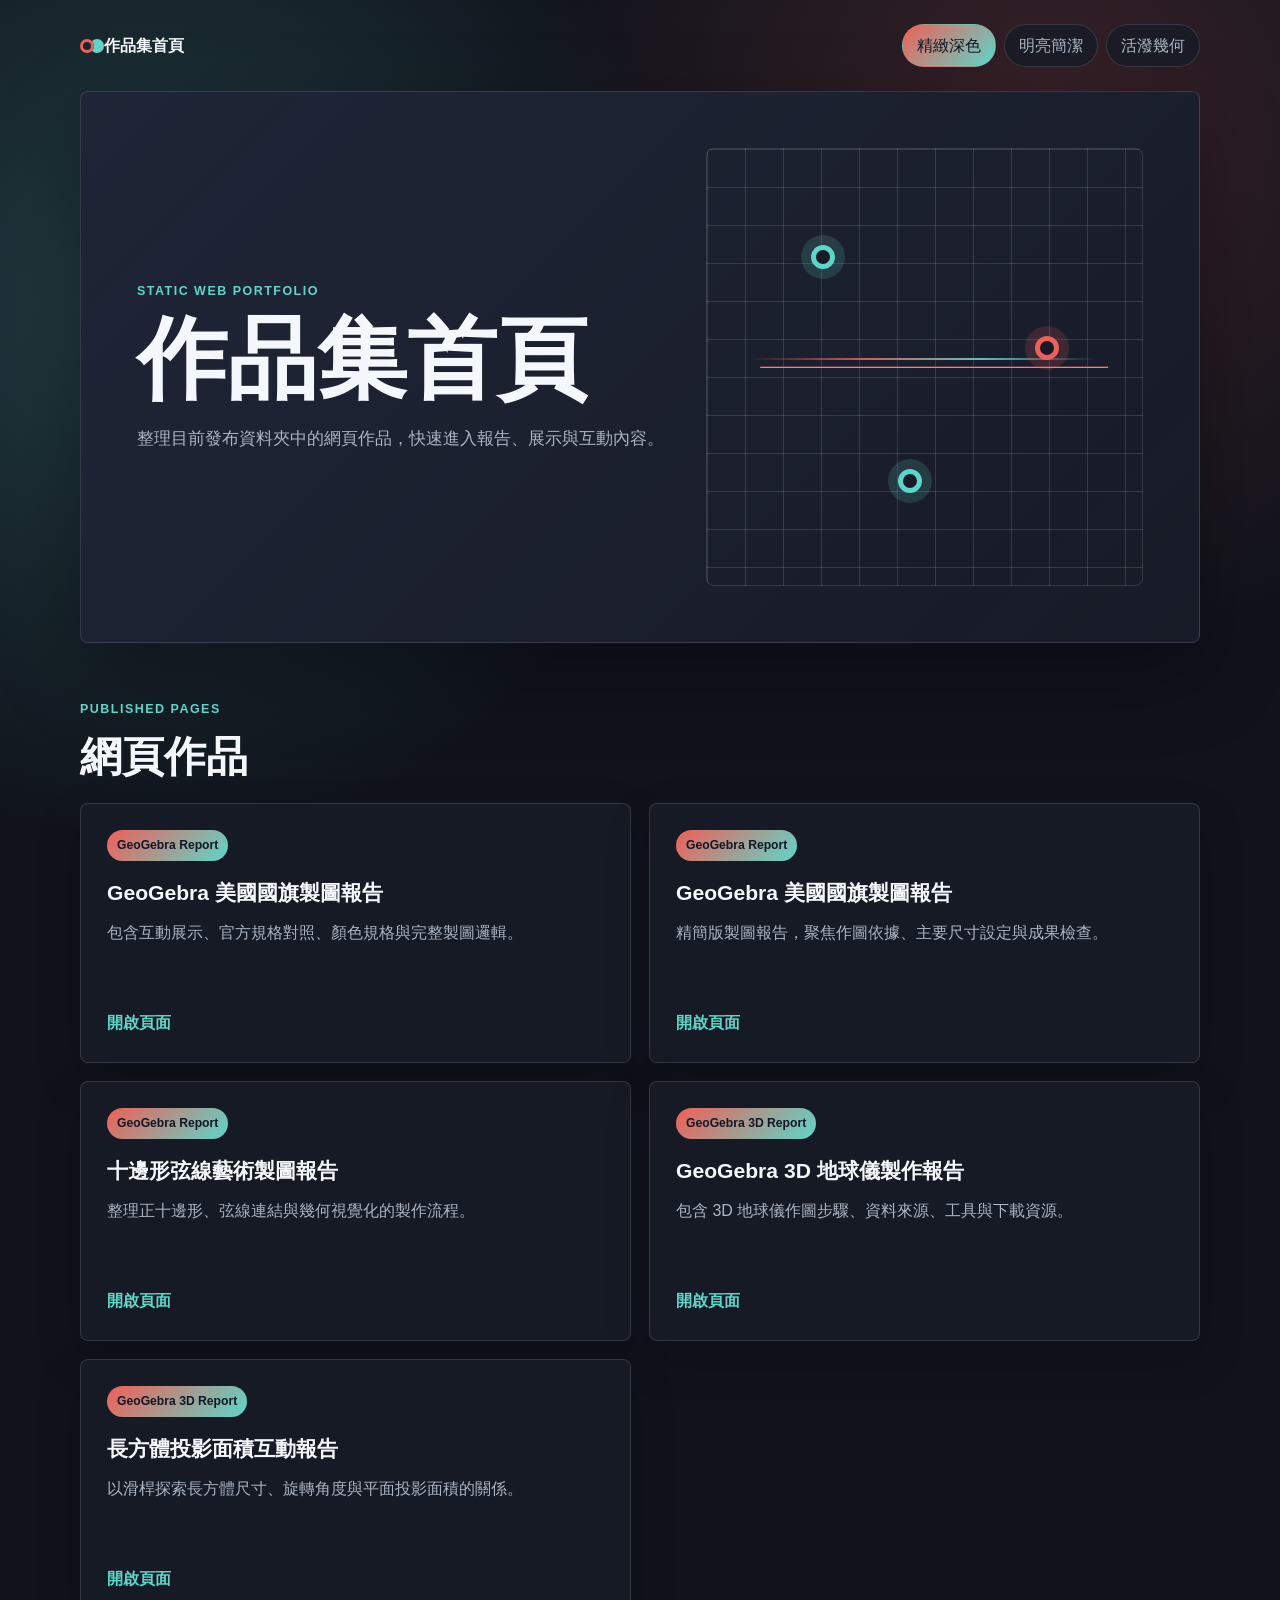
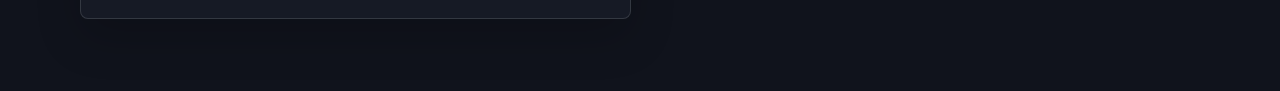
<file: index.html>
<!doctype html>
<html lang="zh-Hant">
<head>
  <meta charset="utf-8">
  <meta name="viewport" content="width=device-width, initial-scale=1">
  <meta name="description" content="作品集首頁，整理 publish 目錄中的網頁作品入口。">
  <title>作品集首頁</title>
  <link rel="stylesheet" href="./css/style.css">
  <script src="./js/main.js" defer></script>
</head>
<body data-theme="dark">
  <header class="site-header">
    <nav class="topbar" aria-label="首頁導覽">
      <a class="brand" href="./index.html" aria-label="回到作品集首頁">
        <span class="brand-mark" aria-hidden="true"></span>
        <span>作品集首頁</span>
      </a>

      <div class="theme-switcher" aria-label="切換首頁風格">
        <button class="theme-button" type="button" data-theme-choice="dark" aria-pressed="true">精緻深色</button>
        <button class="theme-button" type="button" data-theme-choice="light" aria-pressed="false">明亮簡潔</button>
        <button class="theme-button" type="button" data-theme-choice="geo" aria-pressed="false">活潑幾何</button>
      </div>
    </nav>

    <section class="hero" aria-labelledby="page-title">
      <div class="hero-copy">
        <p class="eyebrow">Static Web Portfolio</p>
        <h1 id="page-title">作品集首頁</h1>
        <p class="hero-text">整理目前發布資料夾中的網頁作品，快速進入報告、展示與互動內容。</p>
      </div>
      <div class="hero-art" aria-hidden="true">
        <span class="axis axis-x"></span>
        <span class="axis axis-y"></span>
        <span class="node node-a"></span>
        <span class="node node-b"></span>
        <span class="node node-c"></span>
      </div>
    </section>
  </header>

  <main>
    <section class="portfolio-section" aria-labelledby="work-title">
      <div class="section-heading">
        <p class="eyebrow">Published Pages</p>
        <h2 id="work-title">網頁作品</h2>
      </div>

      <div class="work-grid">
        <a class="work-card" href="./ggb/ggb_us_flag_report_v2.html">
          <span class="card-kicker">GeoGebra Report</span>
          <h3>GeoGebra 美國國旗製圖報告</h3>
          <p>包含互動展示、官方規格對照、顏色規格與完整製圖邏輯。</p>
          <span class="card-footer">開啟頁面</span>
        </a>

        <a class="work-card" href="./ggb/ggb_us_flag_report_codex.html">
          <span class="card-kicker">GeoGebra Report</span>
          <h3>GeoGebra 美國國旗製圖報告</h3>
          <p>精簡版製圖報告，聚焦作圖依據、主要尺寸設定與成果檢查。</p>
          <span class="card-footer">開啟頁面</span>
        </a>

        <a class="work-card" href="./ggb/string_art_decagon_report.html">
          <span class="card-kicker">GeoGebra Report</span>
          <h3>十邊形弦線藝術製圖報告</h3>
          <p>整理正十邊形、弦線連結與幾何視覺化的製作流程。</p>
          <span class="card-footer">開啟頁面</span>
        </a>

        <a class="work-card" href="./ggb/earth_globe_report.html">
          <span class="card-kicker">GeoGebra 3D Report</span>
          <h3>GeoGebra 3D 地球儀製作報告</h3>
          <p>包含 3D 地球儀作圖步驟、資料來源、工具與下載資源。</p>
          <span class="card-footer">開啟頁面</span>
        </a>

        <a class="work-card" href="./ggb/cuboid_projection_interactive_report.html">
          <span class="card-kicker">GeoGebra 3D Report</span>
          <h3>長方體投影面積互動報告</h3>
          <p>以滑桿探索長方體尺寸、旋轉角度與平面投影面積的關係。</p>
          <span class="card-footer">開啟頁面</span>
        </a>
      </div>
    </section>
  </main>
</body>
</html>
</file>
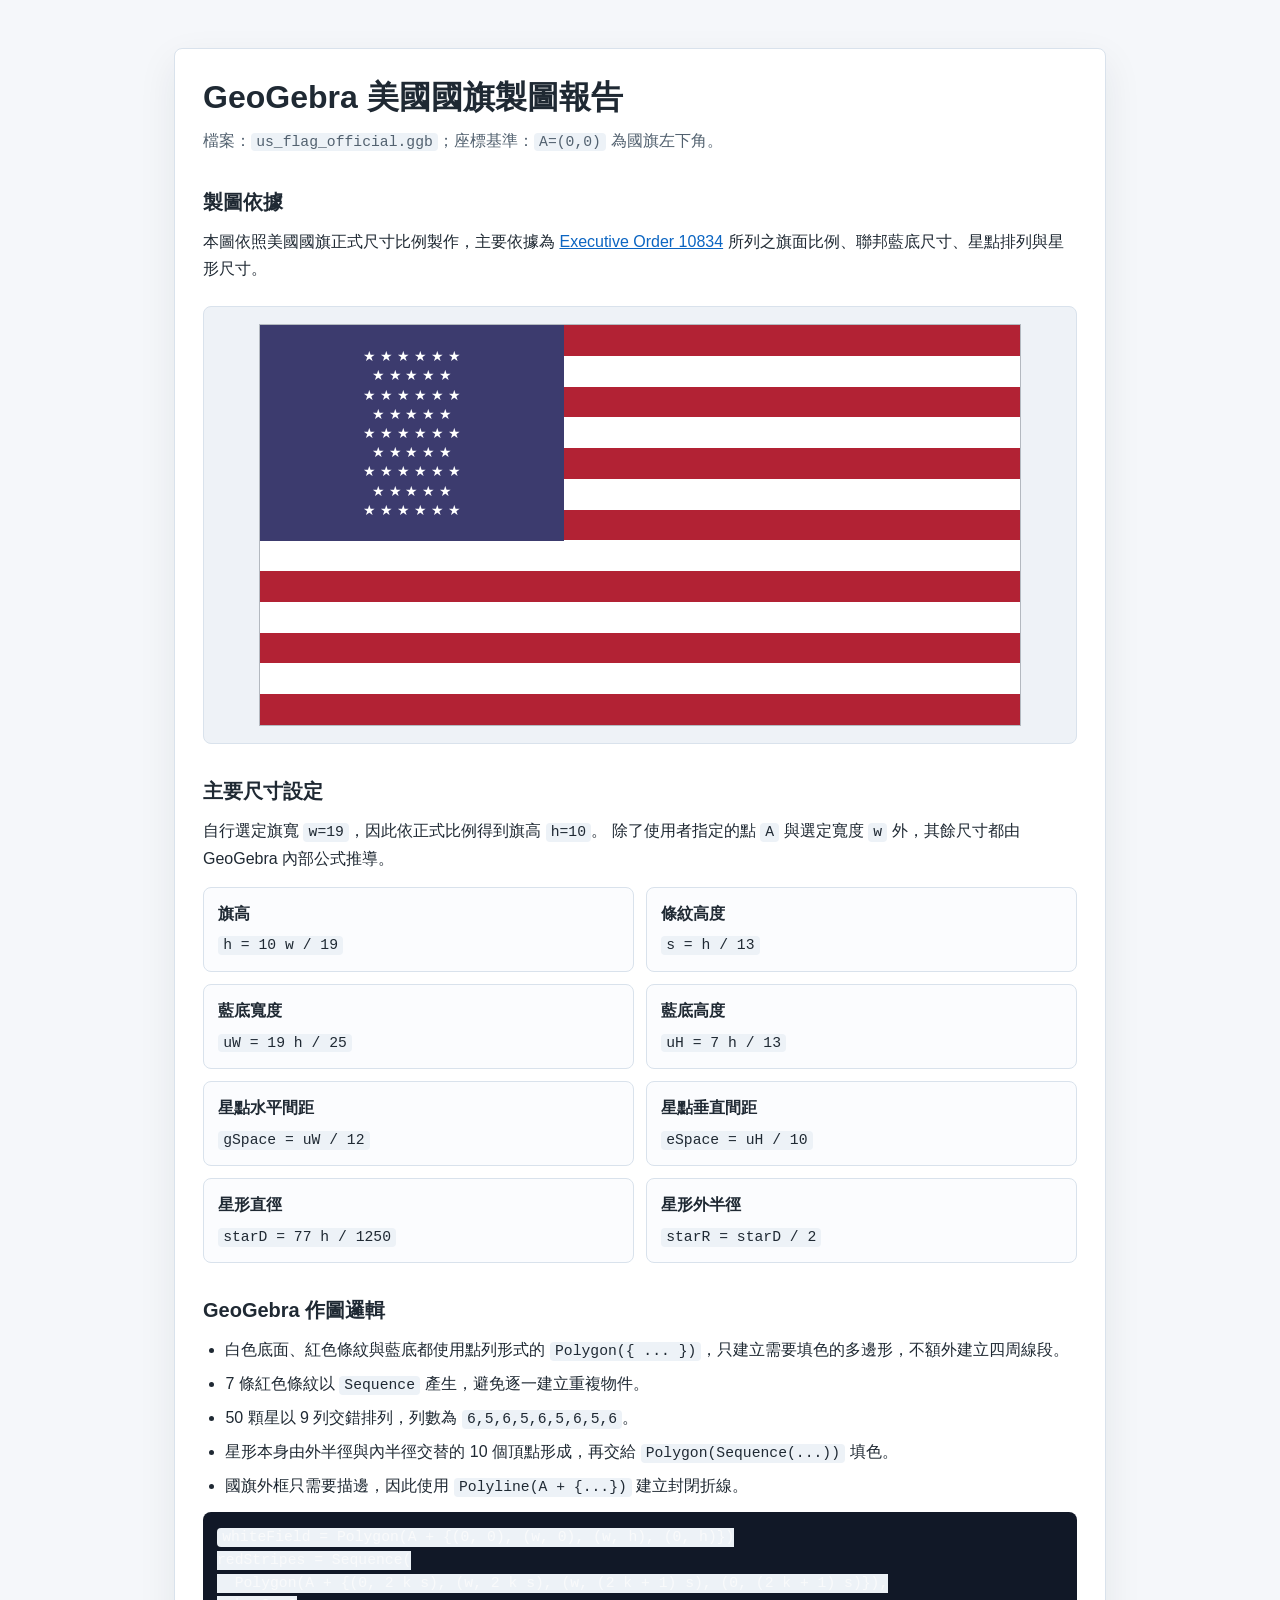
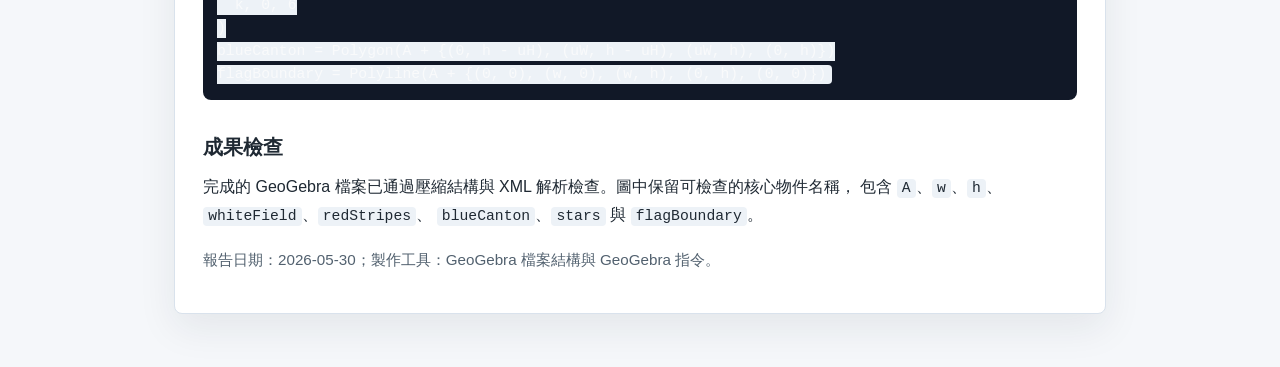
<file: ggb_us_flag_report_codex.html>
<!doctype html>
<html lang="zh-Hant">
<head>
  <meta charset="utf-8">
  <meta name="viewport" content="width=device-width, initial-scale=1">
  <title>GeoGebra 美國國旗製圖報告</title>
  <style>
    :root {
      --red: #b22234;
      --blue: #3c3b6e;
      --ink: #1f2933;
      --muted: #52616f;
      --line: #d9e2ec;
      --paper: #ffffff;
      --bg: #f5f7fa;
    }

    * {
      box-sizing: border-box;
    }

    body {
      margin: 0;
      font-family: -apple-system, BlinkMacSystemFont, "Noto Sans TC", "Segoe UI", sans-serif;
      color: var(--ink);
      background: var(--bg);
      line-height: 1.7;
    }

    main {
      max-width: 980px;
      margin: 0 auto;
      padding: 48px 24px 64px;
    }

    header {
      margin-bottom: 28px;
    }

    h1 {
      margin: 0 0 10px;
      font-size: 2rem;
      line-height: 1.25;
      letter-spacing: 0;
    }

    h2 {
      margin: 34px 0 12px;
      font-size: 1.25rem;
      line-height: 1.35;
      letter-spacing: 0;
    }

    p {
      margin: 0 0 12px;
    }

    a {
      color: #0b65c2;
    }

    .meta {
      color: var(--muted);
      margin: 0;
    }

    .sheet {
      background: var(--paper);
      border: 1px solid var(--line);
      border-radius: 8px;
      padding: 28px;
      box-shadow: 0 14px 38px rgba(31, 41, 51, 0.08);
    }

    .flag-wrap {
      margin: 24px 0 8px;
      border: 1px solid var(--line);
      background: #eef2f7;
      padding: 18px;
      border-radius: 8px;
    }

    .flag {
      position: relative;
      width: min(100%, 760px);
      aspect-ratio: 19 / 10;
      margin: 0 auto;
      background: repeating-linear-gradient(
        to bottom,
        var(--red) 0,
        var(--red) calc(100% / 13),
        #fff calc(100% / 13),
        #fff calc(200% / 13)
      );
      box-shadow: 0 0 0 1px rgba(31, 41, 51, 0.28);
    }

    .canton {
      position: absolute;
      top: 0;
      left: 0;
      width: 40%;
      height: calc(700% / 13);
      background: var(--blue);
      display: grid;
      grid-template-rows: repeat(9, 1fr);
      padding: 2.8% 3.2%;
    }

    .star-row {
      display: flex;
      align-items: center;
      justify-content: space-around;
      color: #fff;
      font-size: clamp(8px, 1.6vw, 14px);
      line-height: 1;
    }

    .formula-grid {
      display: grid;
      grid-template-columns: repeat(2, minmax(0, 1fr));
      gap: 12px;
      margin-top: 14px;
    }

    .formula {
      border: 1px solid var(--line);
      border-radius: 8px;
      padding: 12px 14px;
      background: #fbfcfe;
    }

    .formula strong {
      display: block;
      margin-bottom: 4px;
    }

    code,
    pre {
      font-family: ui-monospace, SFMono-Regular, Menlo, Consolas, monospace;
      font-size: 0.92rem;
    }

    code {
      background: #edf2f7;
      border-radius: 4px;
      padding: 0.1em 0.35em;
    }

    pre {
      overflow-x: auto;
      margin: 12px 0 0;
      padding: 14px;
      border-radius: 8px;
      background: #111827;
      color: #f9fafb;
      line-height: 1.55;
    }

    ul {
      margin: 8px 0 0;
      padding-left: 1.4rem;
    }

    li {
      margin: 6px 0;
    }

    .note {
      margin-top: 18px;
      color: var(--muted);
      font-size: 0.95rem;
    }

    @media (max-width: 720px) {
      main {
        padding: 28px 14px 42px;
      }

      .sheet {
        padding: 20px;
      }

      .formula-grid {
        grid-template-columns: 1fr;
      }
    }
  </style>
</head>
<body>
  <main>
    <article class="sheet">
      <header>
        <h1>GeoGebra 美國國旗製圖報告</h1>
        <p class="meta">檔案：<code>us_flag_official.ggb</code>；座標基準：<code>A=(0,0)</code> 為國旗左下角。</p>
      </header>

      <section aria-labelledby="basis">
        <h2 id="basis">製圖依據</h2>
        <p>
          本圖依照美國國旗正式尺寸比例製作，主要依據為
          <a href="https://www.archives.gov/federal-register/codification/executive-order/10834.html">Executive Order 10834</a>
          所列之旗面比例、聯邦藍底尺寸、星點排列與星形尺寸。
        </p>
        <div class="flag-wrap" aria-label="美國國旗比例示意">
          <div class="flag">
            <div class="canton">
              <div class="star-row">★ ★ ★ ★ ★ ★</div>
              <div class="star-row">★ ★ ★ ★ ★</div>
              <div class="star-row">★ ★ ★ ★ ★ ★</div>
              <div class="star-row">★ ★ ★ ★ ★</div>
              <div class="star-row">★ ★ ★ ★ ★ ★</div>
              <div class="star-row">★ ★ ★ ★ ★</div>
              <div class="star-row">★ ★ ★ ★ ★ ★</div>
              <div class="star-row">★ ★ ★ ★ ★</div>
              <div class="star-row">★ ★ ★ ★ ★ ★</div>
            </div>
          </div>
        </div>
      </section>

      <section aria-labelledby="dimensions">
        <h2 id="dimensions">主要尺寸設定</h2>
        <p>
          自行選定旗寬 <code>w=19</code>，因此依正式比例得到旗高 <code>h=10</code>。
          除了使用者指定的點 <code>A</code> 與選定寬度 <code>w</code> 外，其餘尺寸都由 GeoGebra 內部公式推導。
        </p>
        <div class="formula-grid">
          <div class="formula"><strong>旗高</strong><code>h = 10 w / 19</code></div>
          <div class="formula"><strong>條紋高度</strong><code>s = h / 13</code></div>
          <div class="formula"><strong>藍底寬度</strong><code>uW = 19 h / 25</code></div>
          <div class="formula"><strong>藍底高度</strong><code>uH = 7 h / 13</code></div>
          <div class="formula"><strong>星點水平間距</strong><code>gSpace = uW / 12</code></div>
          <div class="formula"><strong>星點垂直間距</strong><code>eSpace = uH / 10</code></div>
          <div class="formula"><strong>星形直徑</strong><code>starD = 77 h / 1250</code></div>
          <div class="formula"><strong>星形外半徑</strong><code>starR = starD / 2</code></div>
        </div>
      </section>

      <section aria-labelledby="logic">
        <h2 id="logic">GeoGebra 作圖邏輯</h2>
        <ul>
          <li>白色底面、紅色條紋與藍底都使用點列形式的 <code>Polygon({ ... })</code>，只建立需要填色的多邊形，不額外建立四周線段。</li>
          <li>7 條紅色條紋以 <code>Sequence</code> 產生，避免逐一建立重複物件。</li>
          <li>50 顆星以 9 列交錯排列，列數為 <code>6,5,6,5,6,5,6,5,6</code>。</li>
          <li>星形本身由外半徑與內半徑交替的 10 個頂點形成，再交給 <code>Polygon(Sequence(...))</code> 填色。</li>
          <li>國旗外框只需要描邊，因此使用 <code>Polyline(A + {...})</code> 建立封閉折線。</li>
        </ul>

        <pre><code>whiteField = Polygon(A + {(0, 0), (w, 0), (w, h), (0, h)})
redStripes = Sequence(
  Polygon(A + {(0, 2 k s), (w, 2 k s), (w, (2 k + 1) s), (0, (2 k + 1) s)}),
  k, 0, 6
)
blueCanton = Polygon(A + {(0, h - uH), (uW, h - uH), (uW, h), (0, h)})
flagBoundary = Polyline(A + {(0, 0), (w, 0), (w, h), (0, h), (0, 0)})</code></pre>
      </section>

      <section aria-labelledby="result">
        <h2 id="result">成果檢查</h2>
        <p>
          完成的 GeoGebra 檔案已通過壓縮結構與 XML 解析檢查。圖中保留可檢查的核心物件名稱，
          包含 <code>A</code>、<code>w</code>、<code>h</code>、<code>whiteField</code>、<code>redStripes</code>、
          <code>blueCanton</code>、<code>stars</code> 與 <code>flagBoundary</code>。
        </p>
        <p class="note">報告日期：2026-05-30；製作工具：GeoGebra 檔案結構與 GeoGebra 指令。</p>
      </section>
    </article>
  </main>
</body>
</html>
</file>
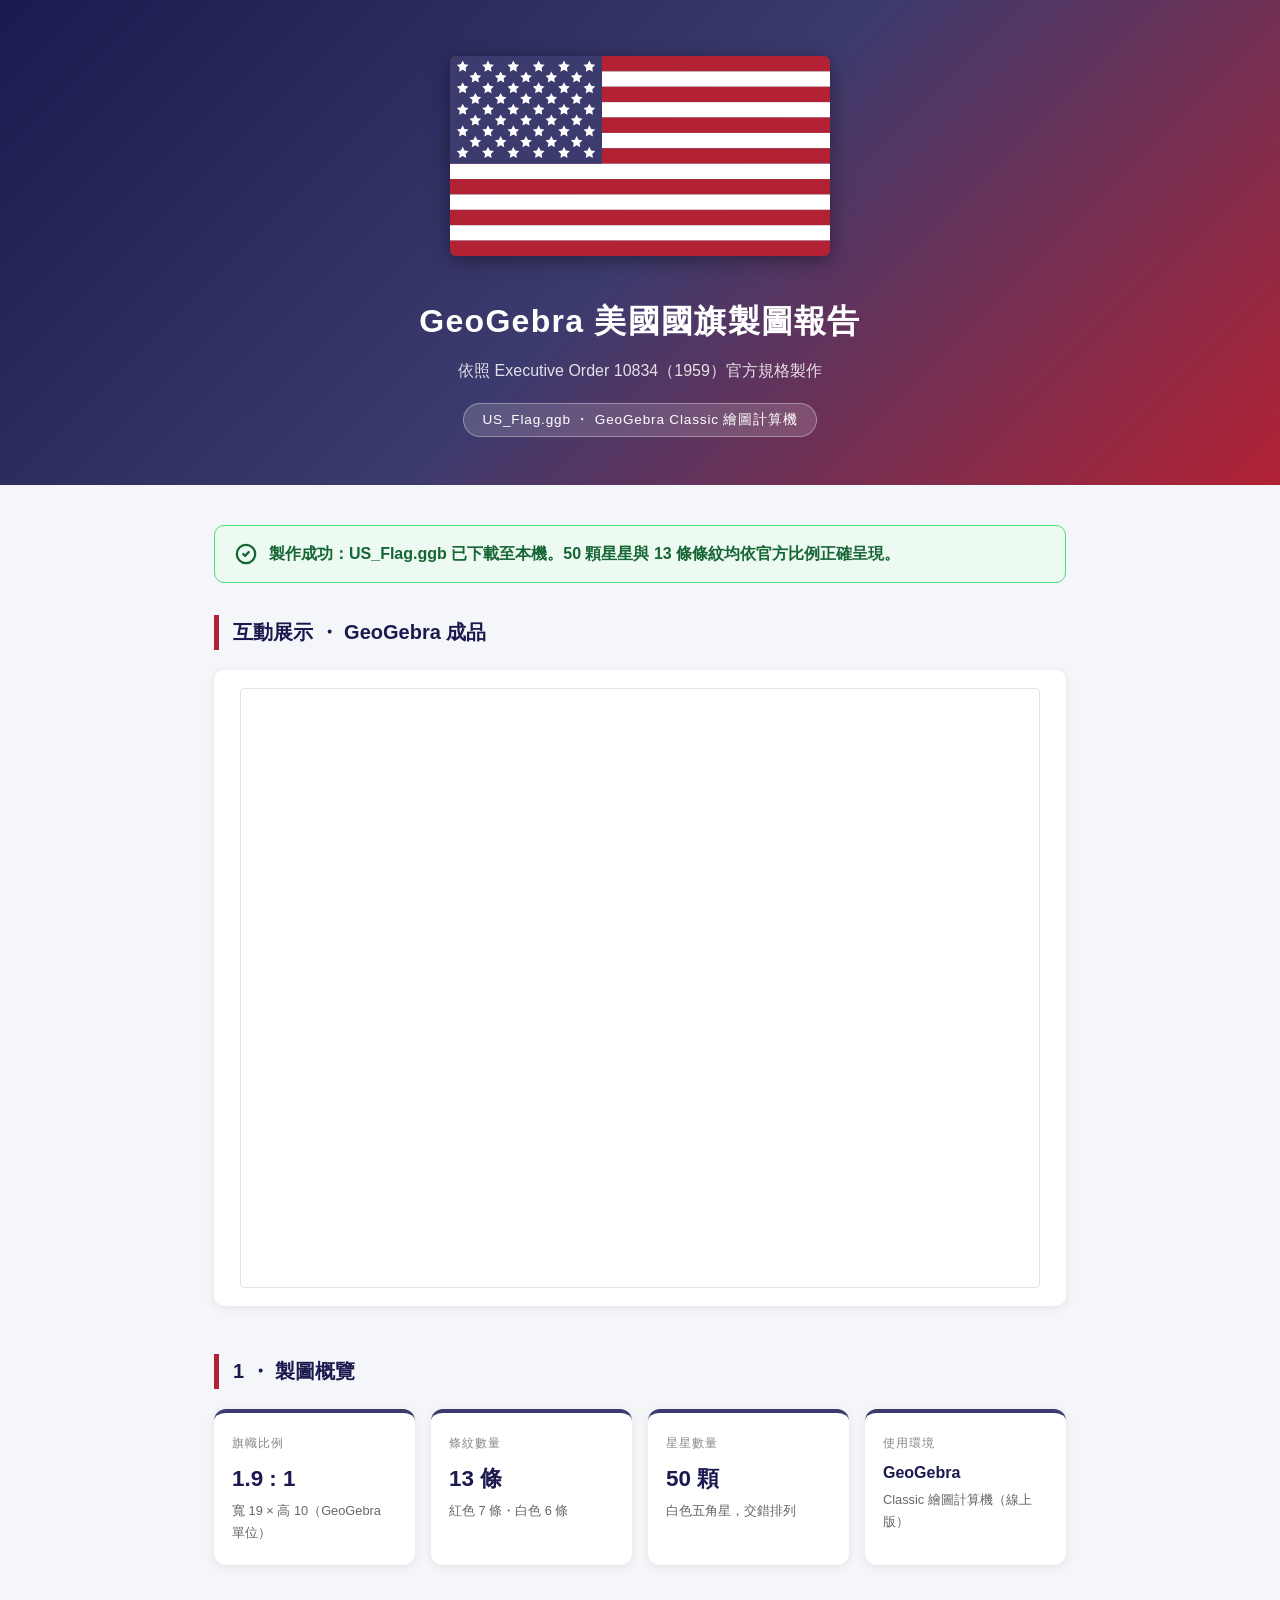
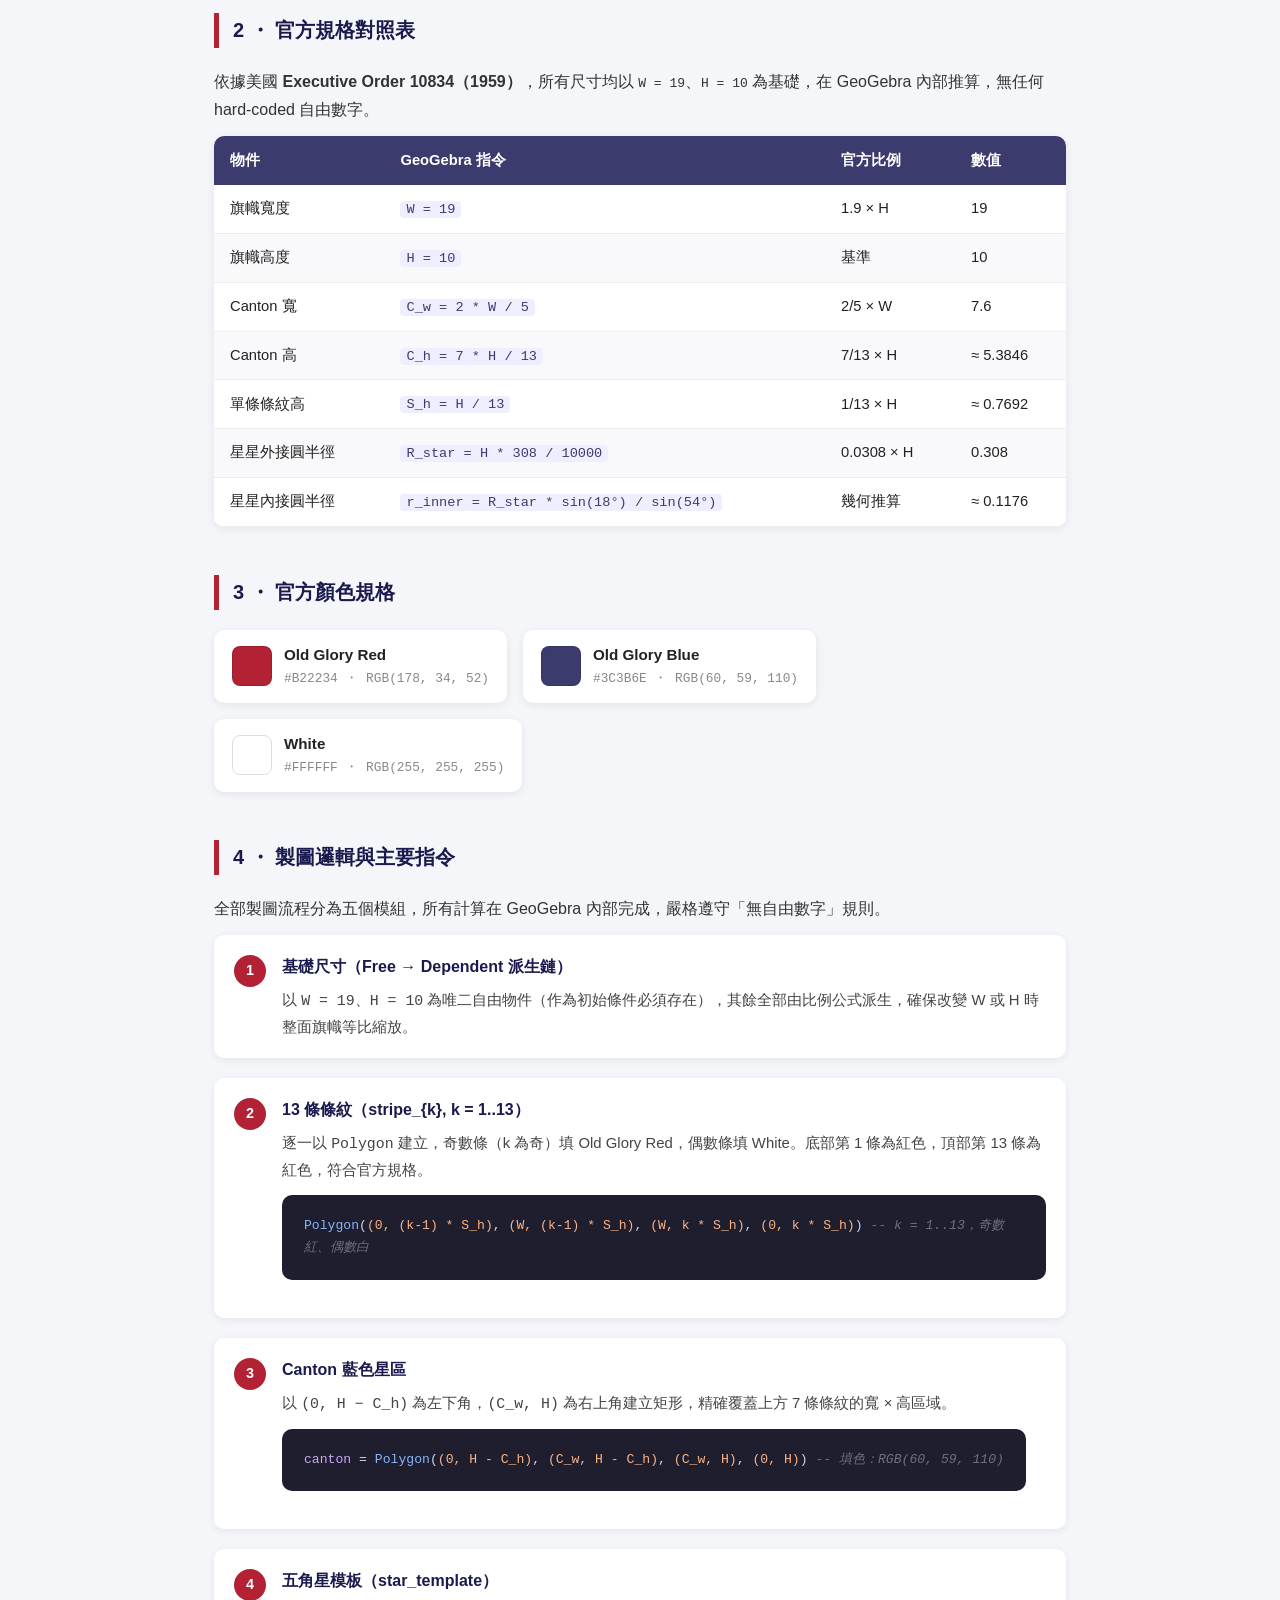
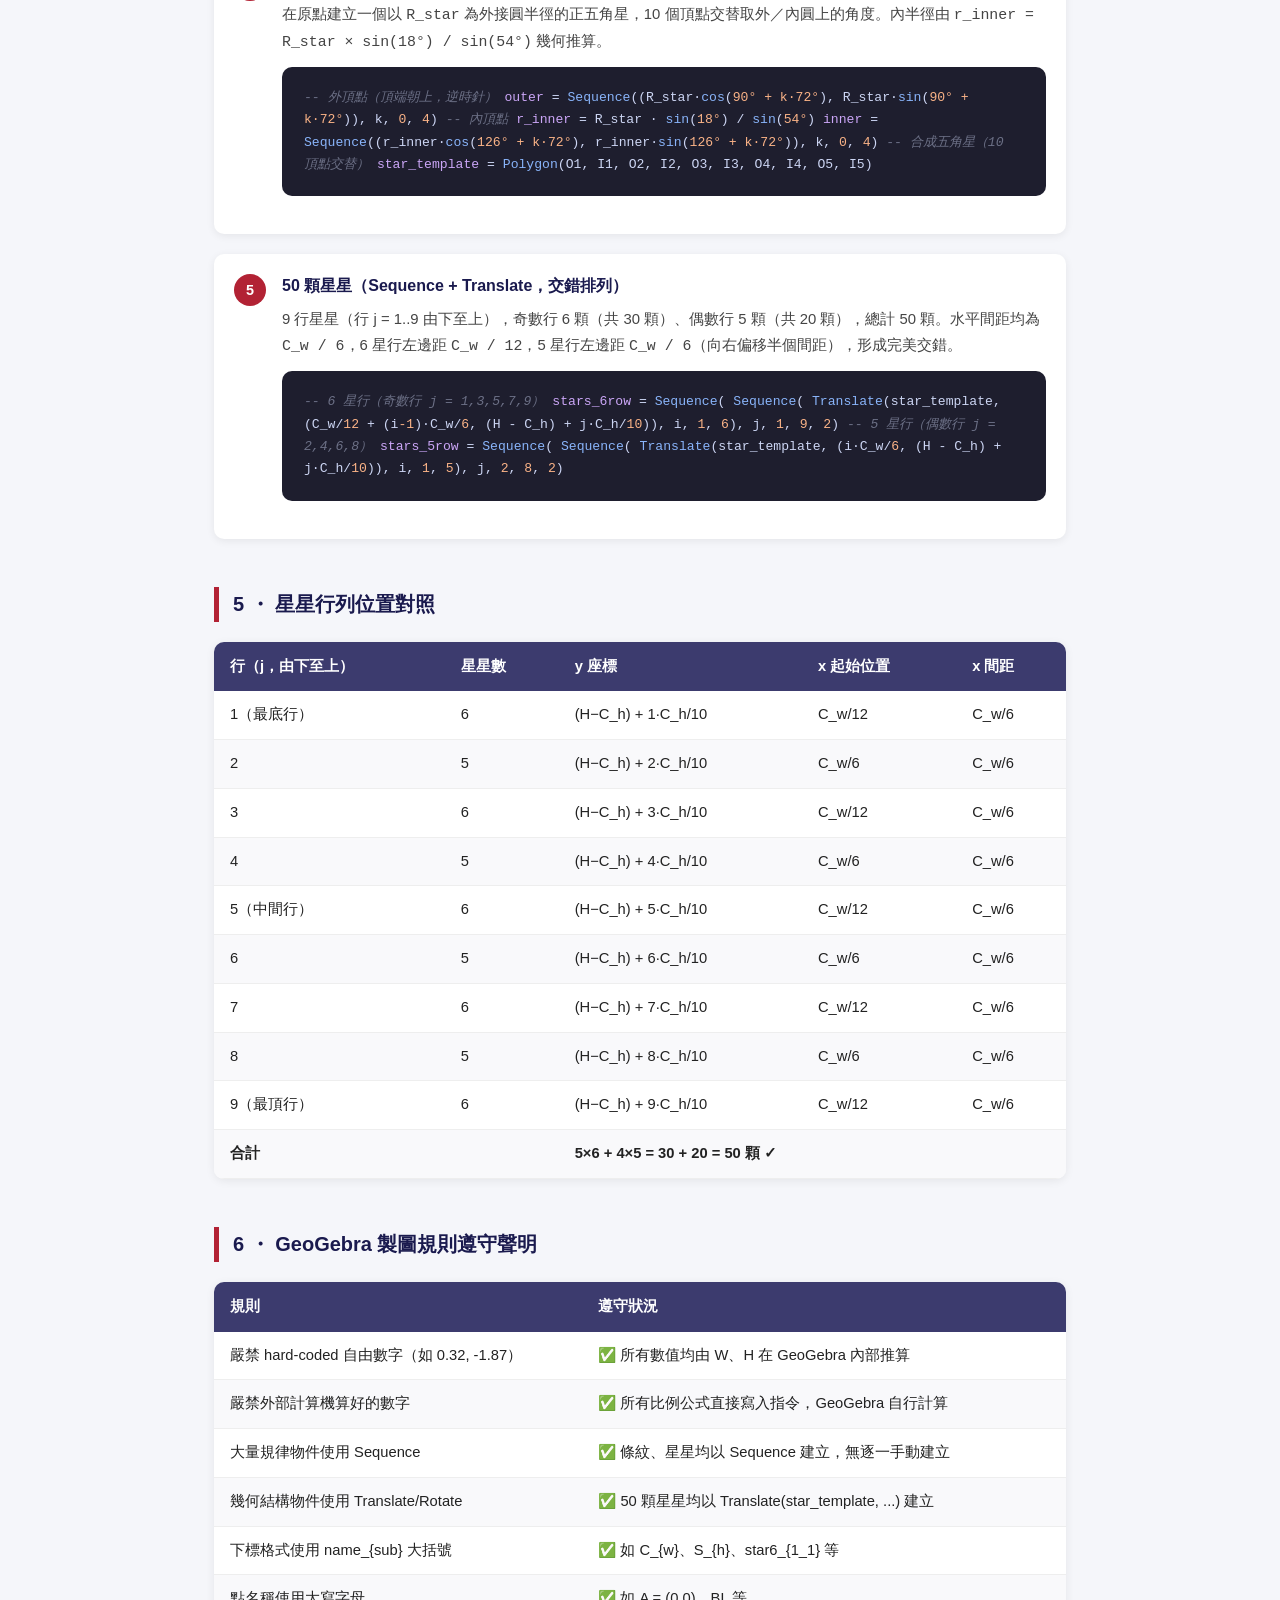
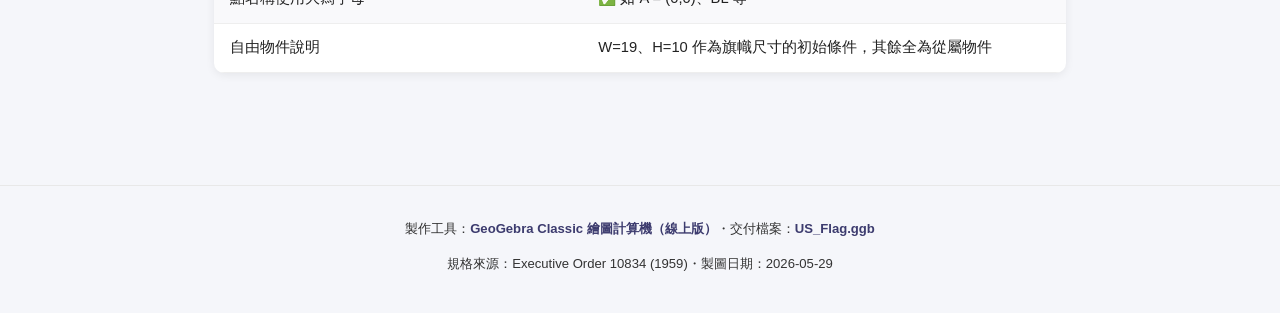
<file: ggb_us_flag_report_v2.html>
<!DOCTYPE html>
<html lang="zh-Hant">
<head>
  <meta charset="UTF-8" />
  <meta name="viewport" content="width=device-width, initial-scale=1.0" />
  <title>GeoGebra 美國國旗製圖報告</title>
  <style>
    *, *::before, *::after { box-sizing: border-box; margin: 0; padding: 0; }

    body {
      font-family: 'Segoe UI', 'Noto Sans TC', sans-serif;
      background: #f5f6fa;
      color: #222;
      line-height: 1.75;
    }

    /* ── Hero ── */
    .hero {
      background: linear-gradient(135deg, #1a1a4e 0%, #3C3B6E 50%, #B22234 100%);
      color: #fff;
      padding: 56px 40px 48px;
      text-align: center;
    }
    .hero .flag-preview {
      display: inline-block;
      margin-bottom: 28px;
    }
    /* Mini SVG flag */
    .hero h1 {
      font-size: 2rem;
      font-weight: 800;
      letter-spacing: .04em;
      margin-bottom: 8px;
    }
    .hero .subtitle {
      font-size: 1rem;
      opacity: .85;
    }
    .hero .badge {
      display: inline-block;
      margin-top: 18px;
      background: rgba(255,255,255,.15);
      border: 1px solid rgba(255,255,255,.35);
      border-radius: 20px;
      padding: 4px 18px;
      font-size: .85rem;
      letter-spacing: .06em;
    }

    /* ── Layout ── */
    .container {
      max-width: 900px;
      margin: 0 auto;
      padding: 40px 24px 64px;
    }

    /* ── Section ── */
    section { margin-bottom: 48px; }
    h2 {
      font-size: 1.25rem;
      font-weight: 700;
      color: #1a1a4e;
      border-left: 5px solid #B22234;
      padding-left: 14px;
      margin-bottom: 20px;
    }
    h3 {
      font-size: 1rem;
      font-weight: 700;
      color: #3C3B6E;
      margin: 24px 0 10px;
    }
    p { margin-bottom: 12px; color: #333; }

    /* ── Cards ── */
    .card-grid {
      display: grid;
      grid-template-columns: repeat(auto-fit, minmax(200px, 1fr));
      gap: 16px;
      margin-bottom: 16px;
    }
    .card {
      background: #fff;
      border-radius: 12px;
      padding: 20px 18px;
      box-shadow: 0 2px 10px rgba(0,0,0,.08);
      border-top: 4px solid #3C3B6E;
    }
    .card .label { font-size: .78rem; color: #888; text-transform: uppercase; letter-spacing: .08em; margin-bottom: 4px; }
    .card .value { font-size: 1.4rem; font-weight: 800; color: #1a1a4e; }
    .card .sub   { font-size: .8rem; color: #666; margin-top: 2px; }

    /* ── Table ── */
    table {
      width: 100%;
      border-collapse: collapse;
      font-size: .92rem;
      background: #fff;
      border-radius: 10px;
      overflow: hidden;
      box-shadow: 0 2px 10px rgba(0,0,0,.07);
    }
    thead tr { background: #3C3B6E; color: #fff; }
    thead th { padding: 12px 16px; text-align: left; font-weight: 600; }
    tbody tr:nth-child(even) { background: #f9f9fb; }
    tbody tr:hover { background: #f0f0f8; }
    td { padding: 11px 16px; border-bottom: 1px solid #eee; }
    td code { background: #eef; border-radius: 4px; padding: 1px 6px; font-size: .85rem; color: #3C3B6E; }

    /* ── Color Chips ── */
    .color-row {
      display: flex;
      gap: 16px;
      flex-wrap: wrap;
      margin: 16px 0;
    }
    .chip {
      display: flex;
      align-items: center;
      gap: 12px;
      background: #fff;
      border-radius: 10px;
      padding: 12px 18px;
      box-shadow: 0 2px 8px rgba(0,0,0,.08);
      min-width: 220px;
    }
    .chip .swatch {
      width: 40px; height: 40px;
      border-radius: 8px;
      border: 1px solid rgba(0,0,0,.12);
      flex-shrink: 0;
    }
    .chip .name { font-weight: 700; font-size: .95rem; }
    .chip .hex  { font-size: .8rem; color: #888; font-family: monospace; }

    /* ── Code Block ── */
    .code-block {
      background: #1e1e2e;
      color: #cdd6f4;
      border-radius: 10px;
      padding: 20px 22px;
      font-family: 'Fira Code', 'Courier New', monospace;
      font-size: .82rem;
      line-height: 1.7;
      overflow-x: auto;
      margin: 12px 0 20px;
    }
    .code-block .kw  { color: #cba6f7; }
    .code-block .fn  { color: #89b4fa; }
    .code-block .str { color: #a6e3a1; }
    .code-block .cmt { color: #6c7086; font-style: italic; }
    .code-block .num { color: #fab387; }

    /* ── Steps ── */
    .steps { counter-reset: step; list-style: none; }
    .steps li {
      counter-increment: step;
      display: flex;
      gap: 16px;
      margin-bottom: 20px;
      background: #fff;
      border-radius: 10px;
      padding: 18px 20px;
      box-shadow: 0 2px 8px rgba(0,0,0,.07);
    }
    .steps li::before {
      content: counter(step);
      min-width: 32px; height: 32px;
      background: #B22234;
      color: #fff;
      border-radius: 50%;
      display: flex;
      align-items: center;
      justify-content: center;
      font-weight: 800;
      font-size: .9rem;
      flex-shrink: 0;
      margin-top: 2px;
    }
    .steps li .step-title { font-weight: 700; color: #1a1a4e; margin-bottom: 6px; }
    .steps li p { margin: 0; color: #444; font-size: .93rem; }

    /* ── Flag SVG embed ── */
    .flag-wrap {
      background: #fff;
      border-radius: 14px;
      box-shadow: 0 4px 20px rgba(0,0,0,.12);
      overflow: hidden;
      max-width: 570px;
      margin: 0 auto 8px;
    }

    /* ── Footer ── */
    footer {
      text-align: center;
      padding: 32px 24px;
      color: #999;
      font-size: .82rem;
      border-top: 1px solid #e8e8e8;
    }
    footer strong { color: #3C3B6E; }

    /* ── Result badge ── */
    .success-banner {
      display: flex;
      align-items: center;
      gap: 12px;
      background: #edfaf1;
      border: 1.5px solid #4ade80;
      border-radius: 10px;
      padding: 14px 20px;
      margin-bottom: 32px;
      font-weight: 600;
      color: #166534;
    }
    .success-banner svg { flex-shrink: 0; }

    .geogebra-embed {
      background: #fff;
      border-radius: 10px;
      box-shadow: 0 2px 10px rgba(0,0,0,.08);
      padding: 18px;
      overflow-x: auto;
    }
    .geogebra-embed iframe {
      display: block;
      width: 100%;
      max-width: 800px;
      min-height: 600px;
      margin: 0 auto;
    }

    @media (max-width: 600px) {
      .hero h1 { font-size: 1.4rem; }
      .card-grid { grid-template-columns: 1fr 1fr; }
      .geogebra-embed iframe { min-height: 420px; }
    }
  </style>
</head>
<body>

<!-- ══ HERO ══ -->
<div class="hero">
  <div class="flag-preview">
    <!-- Inline SVG of US Flag (official proportions 1.9:1) -->
    <svg xmlns="http://www.w3.org/2000/svg" viewBox="0 0 190 100"
         width="380" height="200" style="display:block;border-radius:6px;box-shadow:0 4px 20px rgba(0,0,0,.4)">
      <!-- Stripes: 13 stripes, height = 100/13 each -->
      <g id="stripes">
        <rect x="0" y="0"    width="190" height="7.692"  fill="#B22234"/>
        <rect x="0" y="7.692" width="190" height="7.692" fill="#fff"/>
        <rect x="0" y="15.385" width="190" height="7.692" fill="#B22234"/>
        <rect x="0" y="23.077" width="190" height="7.692" fill="#fff"/>
        <rect x="0" y="30.769" width="190" height="7.692" fill="#B22234"/>
        <rect x="0" y="38.462" width="190" height="7.692" fill="#fff"/>
        <rect x="0" y="46.154" width="190" height="7.692" fill="#B22234"/>
        <rect x="0" y="53.846" width="190" height="7.692" fill="#fff"/>
        <rect x="0" y="61.538" width="190" height="7.692" fill="#B22234"/>
        <rect x="0" y="69.231" width="190" height="7.692" fill="#fff"/>
        <rect x="0" y="76.923" width="190" height="7.692" fill="#B22234"/>
        <rect x="0" y="84.615" width="190" height="7.692" fill="#fff"/>
        <rect x="0" y="92.308" width="190" height="7.692" fill="#B22234"/>
      </g>
      <!-- Canton: width=76, height=53.846 (7/13 * 100), top-left -->
      <rect x="0" y="0" width="76" height="53.846" fill="#3C3B6E"/>
      <!-- Stars: 50 stars, outer R=3.08, inner r=1.176 -->
      <!-- 6-star rows (odd j=1..9): x = 76/12 + (i-1)*76/6, y = j*53.846/10 -->
      <!-- 5-star rows (even j=2..8): x = i*76/6, y = j*53.846/10 -->
      <g id="stars" fill="#fff">
        <!-- Precomputed star polygon path (10 vertices) for R=3.08, r=1.176 pointing up -->
        <!-- Points: outer at 90+k*72, inner at 126+k*72 -->
        <!-- Using <use> with <defs> for efficiency -->
        <defs>
          <polygon id="s" points="
            0,-3.08
            0.909,-1.249
            2.929,-0.952
            1.464,0.476
            1.783,2.497
            0,1.54
            -1.783,2.497
            -1.464,0.476
            -2.929,-0.952
            -0.909,-1.249
          "/>
        </defs>
        <!-- j=1 (6 stars) y=5.385 -->
        <use href="#s" transform="translate(6.333,5.385)"/>
        <use href="#s" transform="translate(19.000,5.385)"/>
        <use href="#s" transform="translate(31.667,5.385)"/>
        <use href="#s" transform="translate(44.333,5.385)"/>
        <use href="#s" transform="translate(57.000,5.385)"/>
        <use href="#s" transform="translate(69.667,5.385)"/>
        <!-- j=2 (5 stars) y=10.769 -->
        <use href="#s" transform="translate(12.667,10.769)"/>
        <use href="#s" transform="translate(25.333,10.769)"/>
        <use href="#s" transform="translate(38.000,10.769)"/>
        <use href="#s" transform="translate(50.667,10.769)"/>
        <use href="#s" transform="translate(63.333,10.769)"/>
        <!-- j=3 (6 stars) y=16.154 -->
        <use href="#s" transform="translate(6.333,16.154)"/>
        <use href="#s" transform="translate(19.000,16.154)"/>
        <use href="#s" transform="translate(31.667,16.154)"/>
        <use href="#s" transform="translate(44.333,16.154)"/>
        <use href="#s" transform="translate(57.000,16.154)"/>
        <use href="#s" transform="translate(69.667,16.154)"/>
        <!-- j=4 (5 stars) y=21.538 -->
        <use href="#s" transform="translate(12.667,21.538)"/>
        <use href="#s" transform="translate(25.333,21.538)"/>
        <use href="#s" transform="translate(38.000,21.538)"/>
        <use href="#s" transform="translate(50.667,21.538)"/>
        <use href="#s" transform="translate(63.333,21.538)"/>
        <!-- j=5 (6 stars) y=26.923 -->
        <use href="#s" transform="translate(6.333,26.923)"/>
        <use href="#s" transform="translate(19.000,26.923)"/>
        <use href="#s" transform="translate(31.667,26.923)"/>
        <use href="#s" transform="translate(44.333,26.923)"/>
        <use href="#s" transform="translate(57.000,26.923)"/>
        <use href="#s" transform="translate(69.667,26.923)"/>
        <!-- j=6 (5 stars) y=32.308 -->
        <use href="#s" transform="translate(12.667,32.308)"/>
        <use href="#s" transform="translate(25.333,32.308)"/>
        <use href="#s" transform="translate(38.000,32.308)"/>
        <use href="#s" transform="translate(50.667,32.308)"/>
        <use href="#s" transform="translate(63.333,32.308)"/>
        <!-- j=7 (6 stars) y=37.692 -->
        <use href="#s" transform="translate(6.333,37.692)"/>
        <use href="#s" transform="translate(19.000,37.692)"/>
        <use href="#s" transform="translate(31.667,37.692)"/>
        <use href="#s" transform="translate(44.333,37.692)"/>
        <use href="#s" transform="translate(57.000,37.692)"/>
        <use href="#s" transform="translate(69.667,37.692)"/>
        <!-- j=8 (5 stars) y=43.077 -->
        <use href="#s" transform="translate(12.667,43.077)"/>
        <use href="#s" transform="translate(25.333,43.077)"/>
        <use href="#s" transform="translate(38.000,43.077)"/>
        <use href="#s" transform="translate(50.667,43.077)"/>
        <use href="#s" transform="translate(63.333,43.077)"/>
        <!-- j=9 (6 stars) y=48.462 -->
        <use href="#s" transform="translate(6.333,48.462)"/>
        <use href="#s" transform="translate(19.000,48.462)"/>
        <use href="#s" transform="translate(31.667,48.462)"/>
        <use href="#s" transform="translate(44.333,48.462)"/>
        <use href="#s" transform="translate(57.000,48.462)"/>
        <use href="#s" transform="translate(69.667,48.462)"/>
      </g>
    </svg>
  </div>
  <h1>GeoGebra 美國國旗製圖報告</h1>
  <div class="subtitle">依照 Executive Order 10834（1959）官方規格製作</div>
  <div class="badge">US_Flag.ggb ・ GeoGebra Classic 繪圖計算機</div>
</div>

<!-- ══ BODY ══ -->
<div class="container">

  <!-- Success Banner -->
  <div class="success-banner">
    <svg width="22" height="22" viewBox="0 0 24 24" fill="none" stroke="#166534" stroke-width="2.5" stroke-linecap="round" stroke-linejoin="round">
      <circle cx="12" cy="12" r="10"/><polyline points="9 12 11 14 15 10"/>
    </svg>
    製作成功：US_Flag.ggb 已下載至本機。50 顆星星與 13 條條紋均依官方比例正確呈現。
  </div>

  <!-- ── Interactive GeoGebra Embed ── -->
  <section>
    <h2>互動展示 ・ GeoGebra 成品</h2>
    <div class="geogebra-embed">
      <iframe src="https://www.geogebra.org/classic/tunzm9ma?embed" width="800" height="600" allowfullscreen style="border: 1px solid #e4e4e4;border-radius: 4px;" frameborder="0"></iframe>
    </div>
  </section>

  <!-- ── 1. 概覽 ── -->
  <section>
    <h2>1 ・ 製圖概覽</h2>
    <div class="card-grid">
      <div class="card">
        <div class="label">旗幟比例</div>
        <div class="value">1.9 : 1</div>
        <div class="sub">寬 19 × 高 10（GeoGebra 單位）</div>
      </div>
      <div class="card">
        <div class="label">條紋數量</div>
        <div class="value">13 條</div>
        <div class="sub">紅色 7 條・白色 6 條</div>
      </div>
      <div class="card">
        <div class="label">星星數量</div>
        <div class="value">50 顆</div>
        <div class="sub">白色五角星，交錯排列</div>
      </div>
      <div class="card">
        <div class="label">使用環境</div>
        <div class="value" style="font-size:1rem">GeoGebra</div>
        <div class="sub">Classic 繪圖計算機（線上版）</div>
      </div>
    </div>
  </section>

  <!-- ── 2. 官方規格 ── -->
  <section>
    <h2>2 ・ 官方規格對照表</h2>
    <p>依據美國 <strong>Executive Order 10834（1959）</strong>，所有尺寸均以 <code>W = 19</code>、<code>H = 10</code> 為基礎，在 GeoGebra 內部推算，無任何 hard-coded 自由數字。</p>
    <table>
      <thead>
        <tr>
          <th>物件</th>
          <th>GeoGebra 指令</th>
          <th>官方比例</th>
          <th>數值</th>
        </tr>
      </thead>
      <tbody>
        <tr><td>旗幟寬度</td><td><code>W = 19</code></td><td>1.9 × H</td><td>19</td></tr>
        <tr><td>旗幟高度</td><td><code>H = 10</code></td><td>基準</td><td>10</td></tr>
        <tr><td>Canton 寬</td><td><code>C_w = 2 * W / 5</code></td><td>2/5 × W</td><td>7.6</td></tr>
        <tr><td>Canton 高</td><td><code>C_h = 7 * H / 13</code></td><td>7/13 × H</td><td>≈ 5.3846</td></tr>
        <tr><td>單條條紋高</td><td><code>S_h = H / 13</code></td><td>1/13 × H</td><td>≈ 0.7692</td></tr>
        <tr><td>星星外接圓半徑</td><td><code>R_star = H * 308 / 10000</code></td><td>0.0308 × H</td><td>0.308</td></tr>
        <tr><td>星星內接圓半徑</td><td><code>r_inner = R_star * sin(18°) / sin(54°)</code></td><td>幾何推算</td><td>≈ 0.1176</td></tr>
      </tbody>
    </table>
  </section>

  <!-- ── 3. 顏色規格 ── -->
  <section>
    <h2>3 ・ 官方顏色規格</h2>
    <div class="color-row">
      <div class="chip">
        <div class="swatch" style="background:#B22234"></div>
        <div>
          <div class="name">Old Glory Red</div>
          <div class="hex">#B22234 ・ RGB(178, 34, 52)</div>
        </div>
      </div>
      <div class="chip">
        <div class="swatch" style="background:#3C3B6E"></div>
        <div>
          <div class="name">Old Glory Blue</div>
          <div class="hex">#3C3B6E ・ RGB(60, 59, 110)</div>
        </div>
      </div>
      <div class="chip">
        <div class="swatch" style="background:#fff;border:1.5px solid #ddd"></div>
        <div>
          <div class="name">White</div>
          <div class="hex">#FFFFFF ・ RGB(255, 255, 255)</div>
        </div>
      </div>
    </div>
  </section>

  <!-- ── 4. 製圖邏輯 ── -->
  <section>
    <h2>4 ・ 製圖邏輯與主要指令</h2>
    <p>全部製圖流程分為五個模組，所有計算在 GeoGebra 內部完成，嚴格遵守「無自由數字」規則。</p>

    <ol class="steps">
      <li>
        <div>
          <div class="step-title">基礎尺寸（Free → Dependent 派生鏈）</div>
          <p>以 <code>W = 19</code>、<code>H = 10</code> 為唯二自由物件（作為初始條件必須存在），其餘全部由比例公式派生，確保改變 W 或 H 時整面旗幟等比縮放。</p>
        </div>
      </li>
      <li>
        <div>
          <div class="step-title">13 條條紋（stripe_{k}, k = 1..13）</div>
          <p>逐一以 <code>Polygon</code> 建立，奇數條（k 為奇）填 Old Glory Red，偶數條填 White。底部第 1 條為紅色，頂部第 13 條為紅色，符合官方規格。</p>
          <div class="code-block"><span class="fn">Polygon</span>(<span class="num">(0, (k-1) * S_h)</span>, <span class="num">(W, (k-1) * S_h)</span>, <span class="num">(W, k * S_h)</span>, <span class="num">(0, k * S_h)</span>)
<span class="cmt">-- k = 1..13，奇數紅、偶數白</span></div>
        </div>
      </li>
      <li>
        <div>
          <div class="step-title">Canton 藍色星區</div>
          <p>以 <code>(0, H − C_h)</code> 為左下角，<code>(C_w, H)</code> 為右上角建立矩形，精確覆蓋上方 7 條條紋的寬 × 高區域。</p>
          <div class="code-block"><span class="kw">canton</span> = <span class="fn">Polygon</span>(<span class="num">(0, H - C_h)</span>, <span class="num">(C_w, H - C_h)</span>, <span class="num">(C_w, H)</span>, <span class="num">(0, H)</span>)
<span class="cmt">-- 填色：RGB(60, 59, 110)</span></div>
        </div>
      </li>
      <li>
        <div>
          <div class="step-title">五角星模板（star_template）</div>
          <p>在原點建立一個以 <code>R_star</code> 為外接圓半徑的正五角星，10 個頂點交替取外／內圓上的角度。內半徑由 <code>r_inner = R_star × sin(18°) / sin(54°)</code> 幾何推算。</p>
          <div class="code-block"><span class="cmt">-- 外頂點（頂端朝上，逆時針）</span>
<span class="kw">outer</span> = <span class="fn">Sequence</span>((R_star·<span class="fn">cos</span>(<span class="num">90° + k·72°</span>), R_star·<span class="fn">sin</span>(<span class="num">90° + k·72°</span>)), k, <span class="num">0</span>, <span class="num">4</span>)
<span class="cmt">-- 內頂點</span>
<span class="kw">r_inner</span> = R_star · <span class="fn">sin</span>(<span class="num">18°</span>) / <span class="fn">sin</span>(<span class="num">54°</span>)
<span class="kw">inner</span>   = <span class="fn">Sequence</span>((r_inner·<span class="fn">cos</span>(<span class="num">126° + k·72°</span>), r_inner·<span class="fn">sin</span>(<span class="num">126° + k·72°</span>)), k, <span class="num">0</span>, <span class="num">4</span>)
<span class="cmt">-- 合成五角星（10 頂點交替）</span>
<span class="kw">star_template</span> = <span class="fn">Polygon</span>(O1, I1, O2, I2, O3, I3, O4, I4, O5, I5)</div>
        </div>
      </li>
      <li>
        <div>
          <div class="step-title">50 顆星星（Sequence + Translate，交錯排列）</div>
          <p>9 行星星（行 j = 1..9 由下至上），奇數行 6 顆（共 30 顆）、偶數行 5 顆（共 20 顆），總計 50 顆。水平間距均為 <code>C_w / 6</code>，6 星行左邊距 <code>C_w / 12</code>，5 星行左邊距 <code>C_w / 6</code>（向右偏移半個間距），形成完美交錯。</p>
          <div class="code-block"><span class="cmt">-- 6 星行（奇數行 j = 1,3,5,7,9）</span>
<span class="kw">stars_6row</span> = <span class="fn">Sequence</span>(
  <span class="fn">Sequence</span>(
    <span class="fn">Translate</span>(star_template, (C_w/<span class="num">12</span> + (i<span class="num">-1</span>)·C_w/<span class="num">6</span>,  (H - C_h) + j·C_h/<span class="num">10</span>)),
    i, <span class="num">1</span>, <span class="num">6</span>),
  j, <span class="num">1</span>, <span class="num">9</span>, <span class="num">2</span>)

<span class="cmt">-- 5 星行（偶數行 j = 2,4,6,8）</span>
<span class="kw">stars_5row</span> = <span class="fn">Sequence</span>(
  <span class="fn">Sequence</span>(
    <span class="fn">Translate</span>(star_template, (i·C_w/<span class="num">6</span>,  (H - C_h) + j·C_h/<span class="num">10</span>)),
    i, <span class="num">1</span>, <span class="num">5</span>),
  j, <span class="num">2</span>, <span class="num">8</span>, <span class="num">2</span>)</div>
        </div>
      </li>
    </ol>
  </section>

  <!-- ── 5. 星星位置表 ── -->
  <section>
    <h2>5 ・ 星星行列位置對照</h2>
    <table>
      <thead>
        <tr><th>行（j，由下至上）</th><th>星星數</th><th>y 座標</th><th>x 起始位置</th><th>x 間距</th></tr>
      </thead>
      <tbody>
        <tr><td>1（最底行）</td><td>6</td><td>(H−C_h) + 1·C_h/10</td><td>C_w/12</td><td>C_w/6</td></tr>
        <tr><td>2</td><td>5</td><td>(H−C_h) + 2·C_h/10</td><td>C_w/6</td><td>C_w/6</td></tr>
        <tr><td>3</td><td>6</td><td>(H−C_h) + 3·C_h/10</td><td>C_w/12</td><td>C_w/6</td></tr>
        <tr><td>4</td><td>5</td><td>(H−C_h) + 4·C_h/10</td><td>C_w/6</td><td>C_w/6</td></tr>
        <tr><td>5（中間行）</td><td>6</td><td>(H−C_h) + 5·C_h/10</td><td>C_w/12</td><td>C_w/6</td></tr>
        <tr><td>6</td><td>5</td><td>(H−C_h) + 6·C_h/10</td><td>C_w/6</td><td>C_w/6</td></tr>
        <tr><td>7</td><td>6</td><td>(H−C_h) + 7·C_h/10</td><td>C_w/12</td><td>C_w/6</td></tr>
        <tr><td>8</td><td>5</td><td>(H−C_h) + 8·C_h/10</td><td>C_w/6</td><td>C_w/6</td></tr>
        <tr><td>9（最頂行）</td><td>6</td><td>(H−C_h) + 9·C_h/10</td><td>C_w/12</td><td>C_w/6</td></tr>
        <tr><td colspan="2"><strong>合計</strong></td><td colspan="3"><strong>5×6 + 4×5 = 30 + 20 = 50 顆 ✓</strong></td></tr>
      </tbody>
    </table>
  </section>

  <!-- ── 6. 規則遵守聲明 ── -->
  <section>
    <h2>6 ・ GeoGebra 製圖規則遵守聲明</h2>
    <table>
      <thead>
        <tr><th>規則</th><th>遵守狀況</th></tr>
      </thead>
      <tbody>
        <tr><td>嚴禁 hard-coded 自由數字（如 0.32, -1.87）</td><td>✅ 所有數值均由 W、H 在 GeoGebra 內部推算</td></tr>
        <tr><td>嚴禁外部計算機算好的數字</td><td>✅ 所有比例公式直接寫入指令，GeoGebra 自行計算</td></tr>
        <tr><td>大量規律物件使用 Sequence</td><td>✅ 條紋、星星均以 Sequence 建立，無逐一手動建立</td></tr>
        <tr><td>幾何結構物件使用 Translate/Rotate</td><td>✅ 50 顆星星均以 Translate(star_template, ...) 建立</td></tr>
        <tr><td>下標格式使用 name_{sub} 大括號</td><td>✅ 如 C_{w}、S_{h}、star6_{1_1} 等</td></tr>
        <tr><td>點名稱使用大寫字母</td><td>✅ 如 A = (0,0)、BL 等</td></tr>
        <tr><td>自由物件說明</td><td>W=19、H=10 作為旗幟尺寸的初始條件，其餘全為從屬物件</td></tr>
      </tbody>
    </table>
  </section>

</div>

<!-- ══ FOOTER ══ -->
<footer>
  <p>製作工具：<strong>GeoGebra Classic 繪圖計算機（線上版）</strong>・交付檔案：<strong>US_Flag.ggb</strong></p>
  <p style="margin-top:6px">規格來源：Executive Order 10834 (1959)・製圖日期：2026-05-29</p>
</footer>

</body>
</html>
</file>
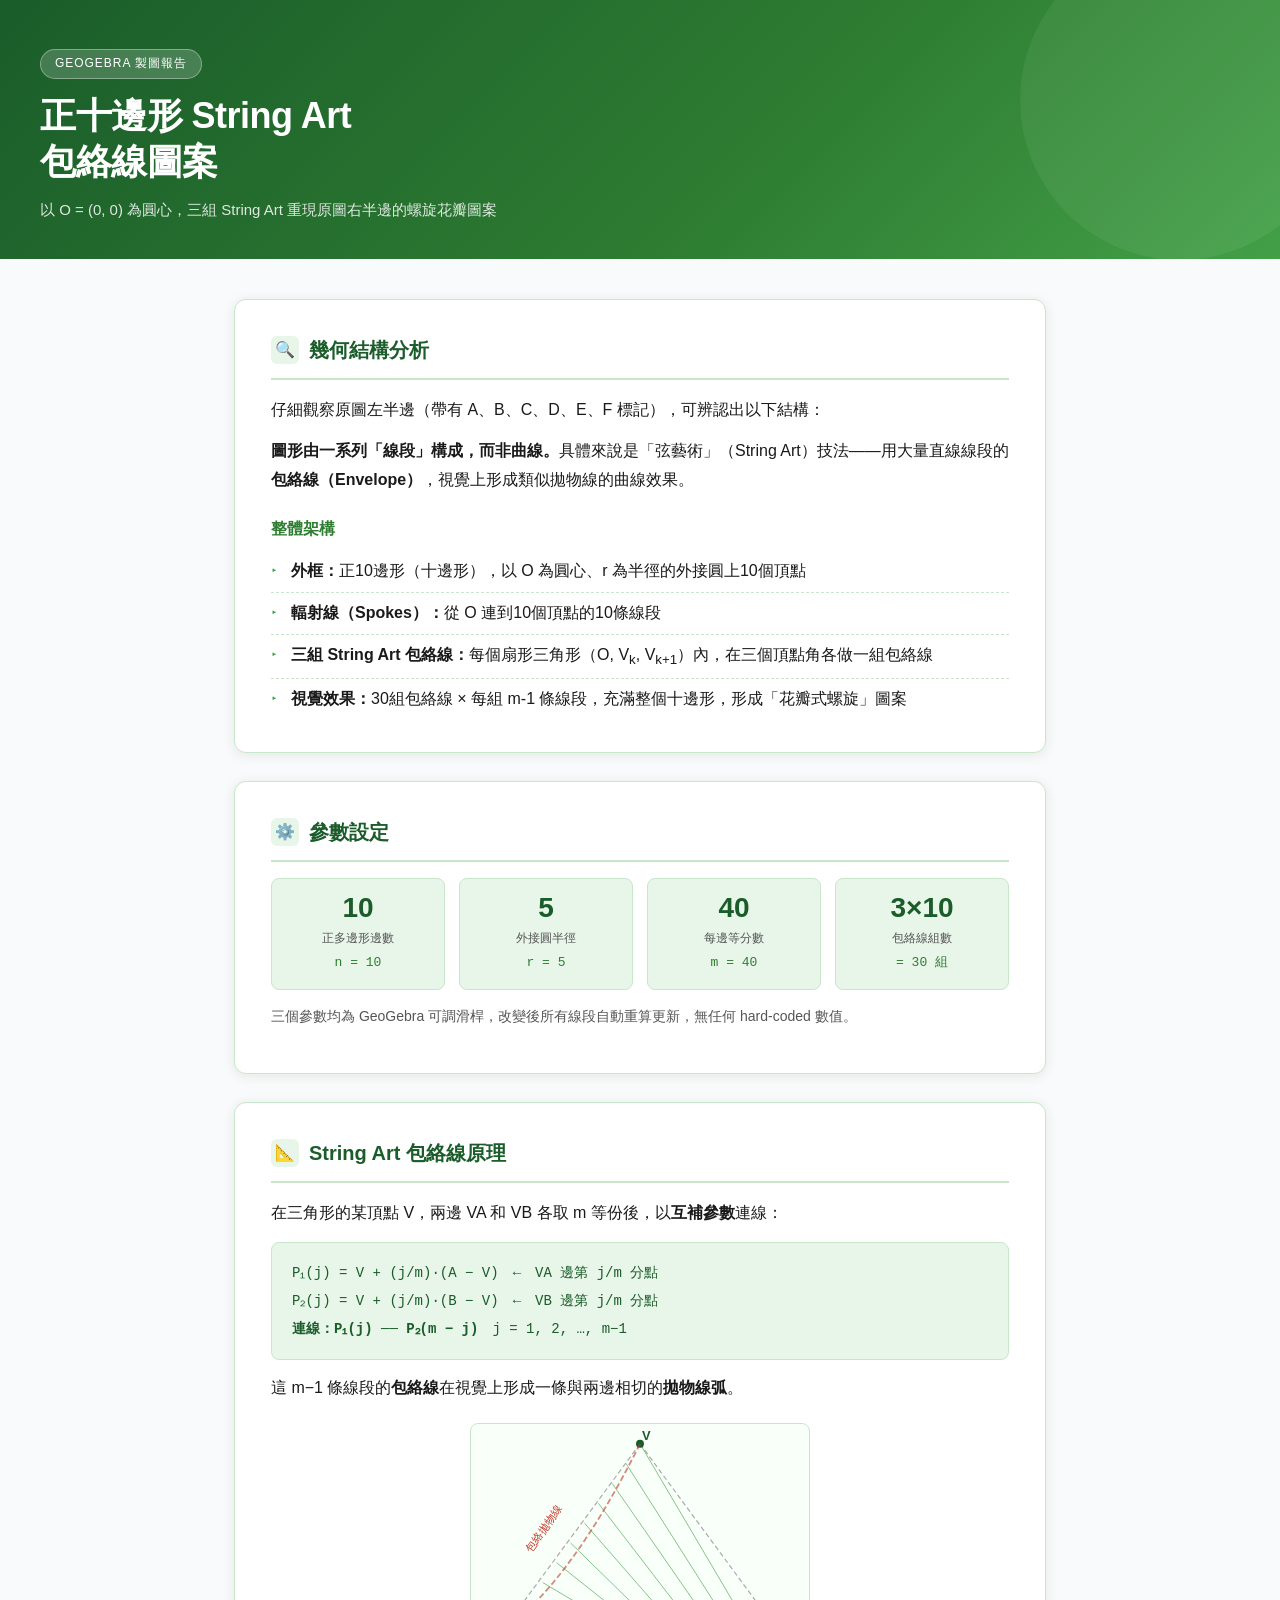
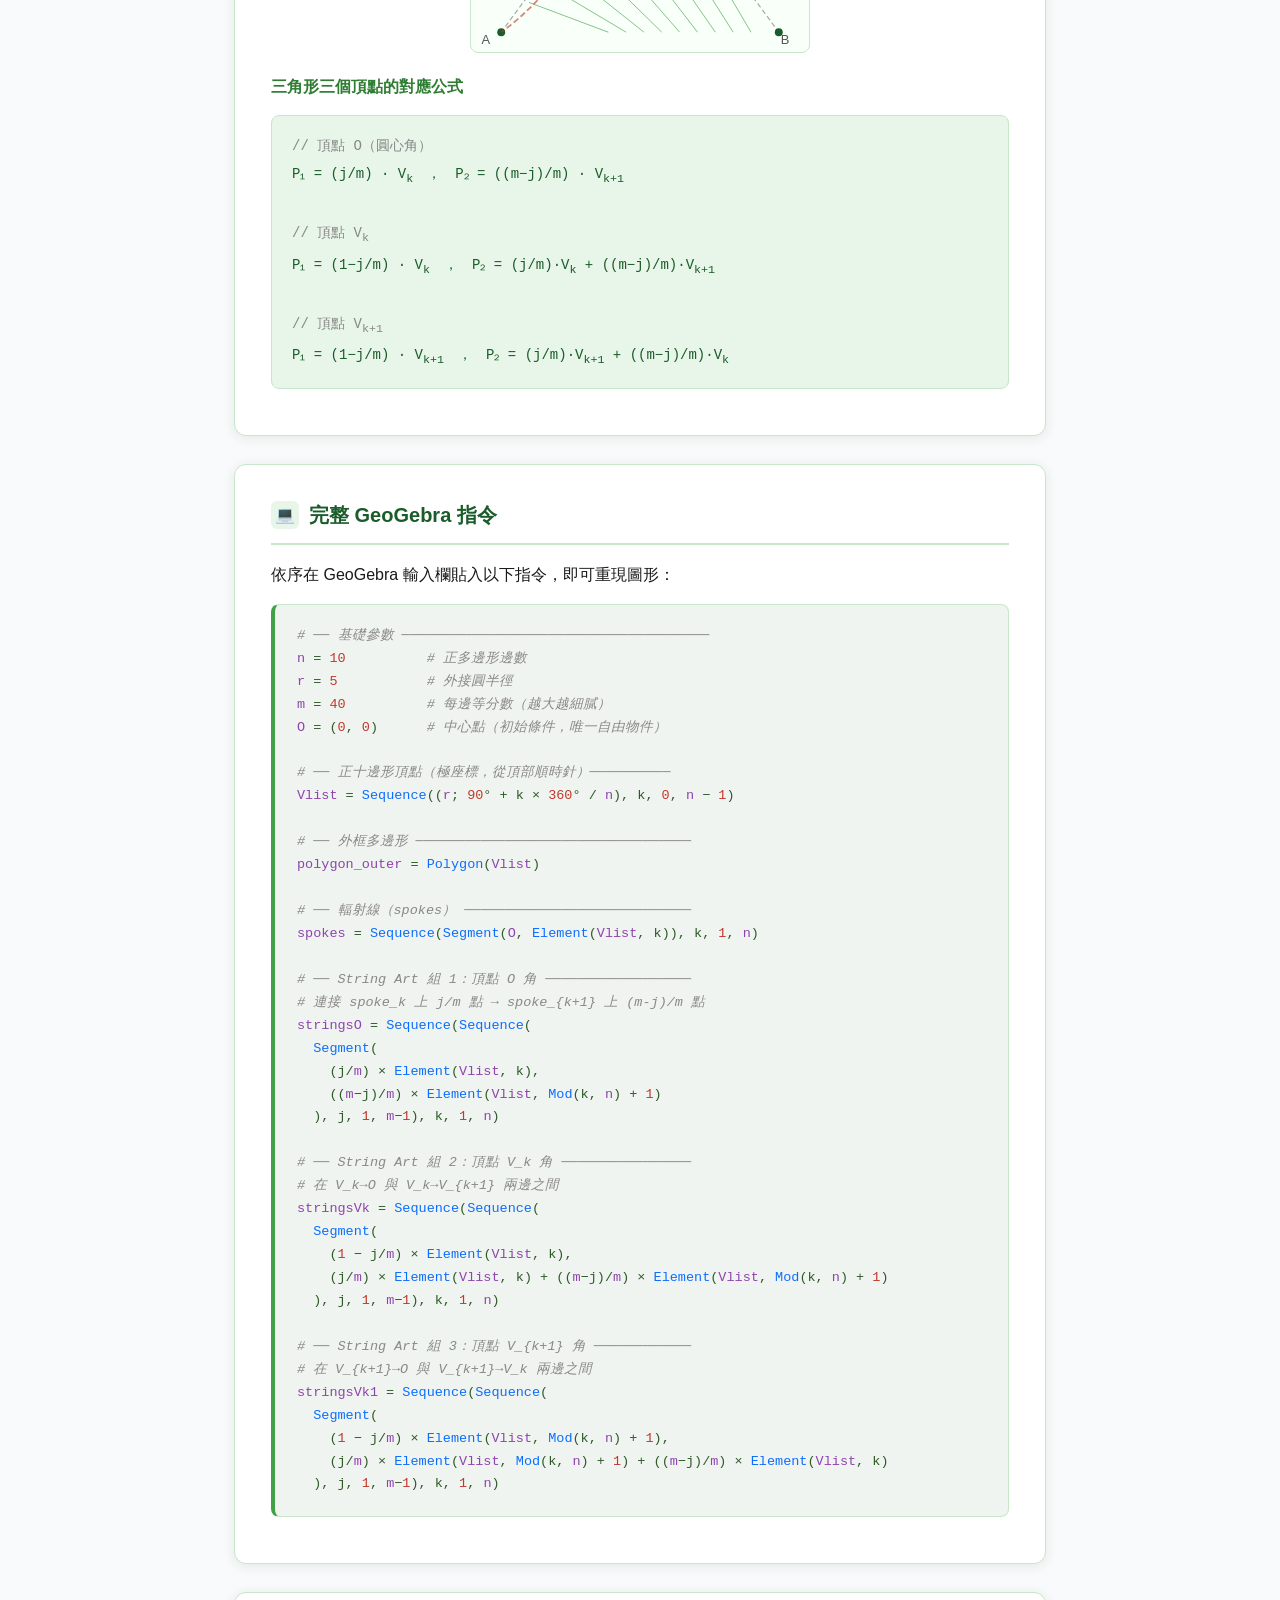
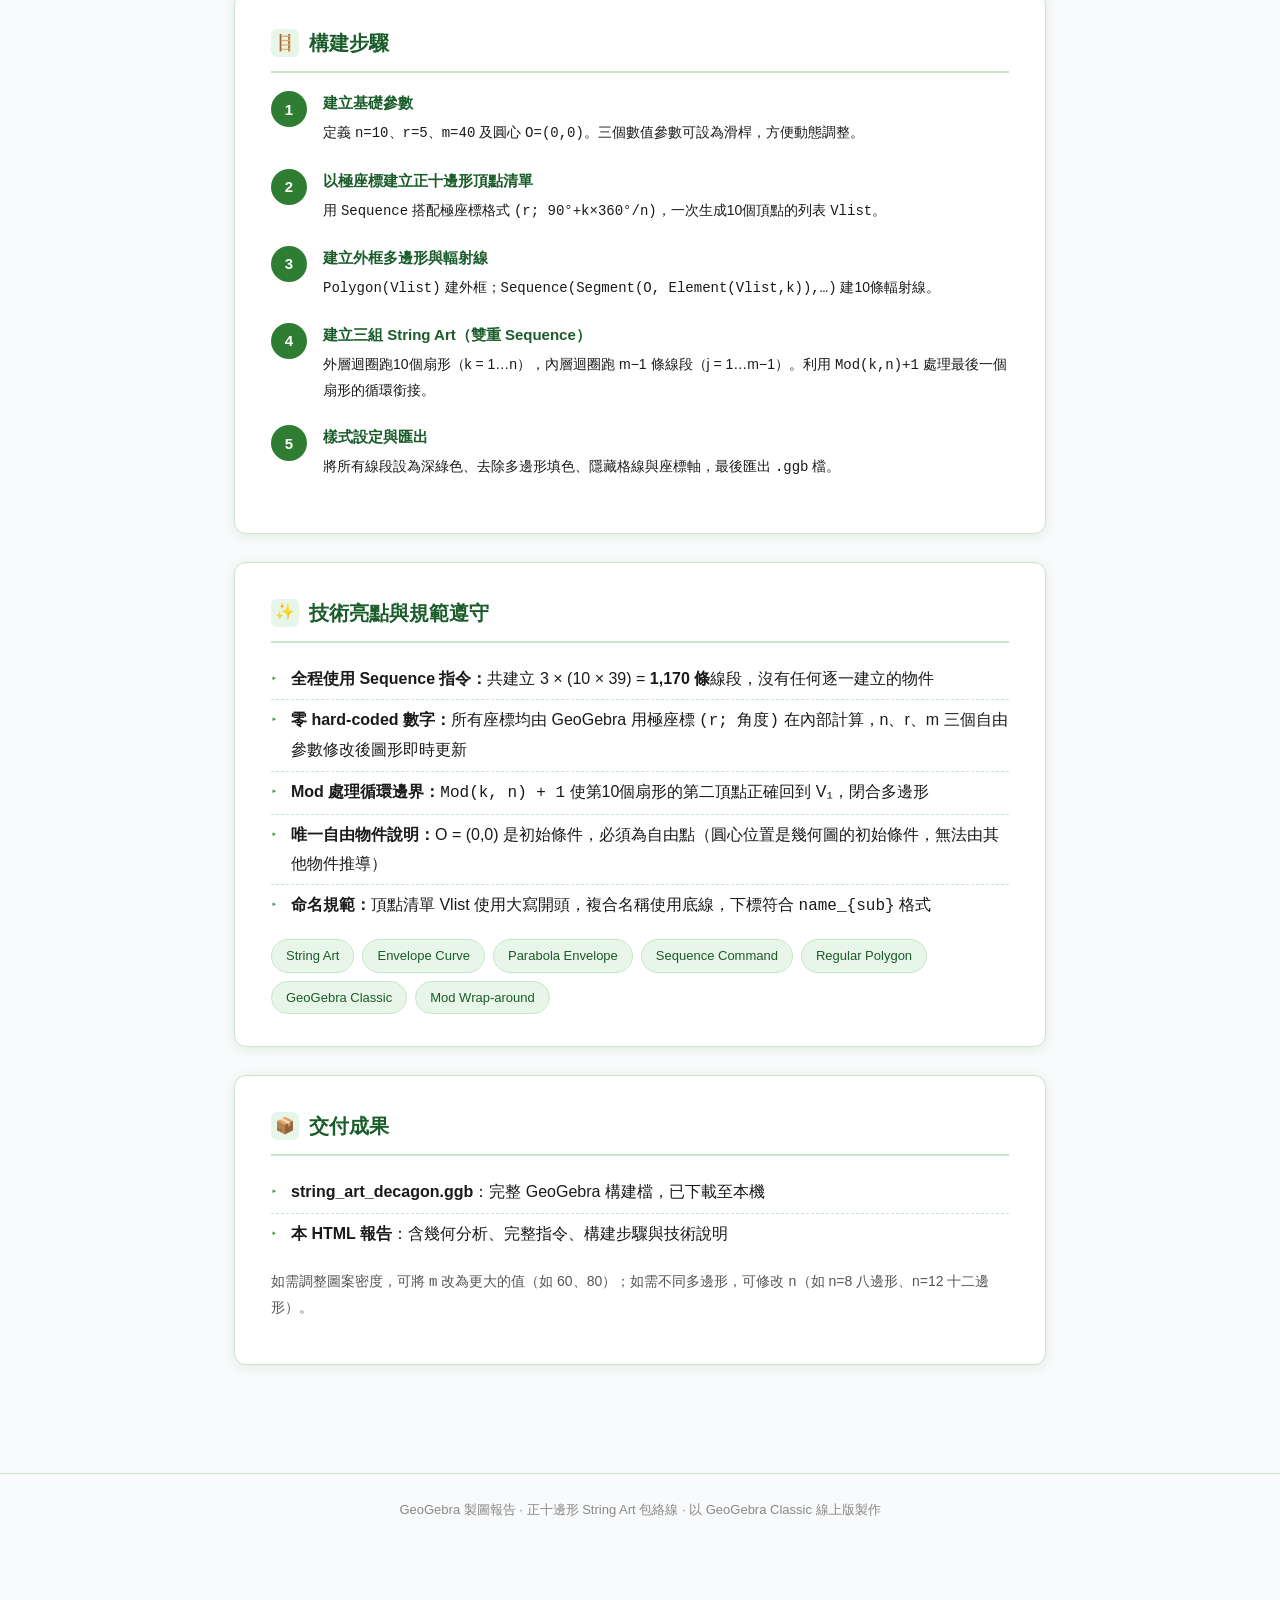
<file: string_art_decagon_report.html>
<!DOCTYPE html>
<html lang="zh-TW">
<head>
  <meta charset="UTF-8" />
  <meta name="viewport" content="width=device-width, initial-scale=1.0" />
  <title>GeoGebra 製圖報告 — 正十邊形 String Art</title>
  <style>
    :root {
      --green-dark:  #1a5c2a;
      --green-mid:   #2e7d32;
      --green-light: #e8f5e9;
      --green-accent:#43a047;
      --bg:          #f9fafb;
      --text:        #1a1a1a;
      --code-bg:     #f0f4f0;
      --border:      #c8e6c9;
      --shadow:      0 2px 12px rgba(30,80,40,.10);
    }

    * { box-sizing: border-box; margin: 0; padding: 0; }

    body {
      font-family: "Helvetica Neue", Arial, "Noto Sans TC", sans-serif;
      background: var(--bg);
      color: var(--text);
      line-height: 1.8;
      font-size: 16px;
    }

    /* ── header ── */
    header {
      background: linear-gradient(135deg, var(--green-dark) 0%, var(--green-mid) 60%, var(--green-accent) 100%);
      color: #fff;
      padding: 48px 40px 36px;
      position: relative;
      overflow: hidden;
    }
    header::after {
      content: "";
      position: absolute;
      right: -60px; top: -60px;
      width: 320px; height: 320px;
      border-radius: 50%;
      background: rgba(255,255,255,.06);
    }
    header .badge {
      display: inline-block;
      background: rgba(255,255,255,.18);
      border: 1px solid rgba(255,255,255,.35);
      border-radius: 20px;
      padding: 3px 14px;
      font-size: 12px;
      letter-spacing: .08em;
      text-transform: uppercase;
      margin-bottom: 14px;
    }
    header h1 {
      font-size: clamp(22px, 4vw, 36px);
      font-weight: 700;
      letter-spacing: -.5px;
      line-height: 1.3;
    }
    header p.sub {
      margin-top: 10px;
      font-size: 15px;
      opacity: .85;
    }

    /* ── layout ── */
    main {
      max-width: 860px;
      margin: 0 auto;
      padding: 40px 24px 80px;
    }

    /* ── section card ── */
    .card {
      background: #fff;
      border: 1px solid var(--border);
      border-radius: 12px;
      padding: 32px 36px;
      margin-bottom: 28px;
      box-shadow: var(--shadow);
    }
    .card h2 {
      font-size: 20px;
      font-weight: 700;
      color: var(--green-dark);
      margin-bottom: 16px;
      padding-bottom: 10px;
      border-bottom: 2px solid var(--border);
      display: flex;
      align-items: center;
      gap: 10px;
    }
    .card h2 .icon {
      width: 28px; height: 28px;
      background: var(--green-light);
      border-radius: 6px;
      display: inline-flex;
      align-items: center;
      justify-content: center;
      font-size: 16px;
    }
    .card h3 {
      font-size: 16px;
      font-weight: 600;
      color: var(--green-mid);
      margin: 20px 0 8px;
    }
    .card p { margin-bottom: 12px; }
    .card ul {
      list-style: none;
      padding: 0;
    }
    .card ul li {
      padding: 6px 0 6px 20px;
      position: relative;
      border-bottom: 1px dashed var(--border);
    }
    .card ul li:last-child { border-bottom: none; }
    .card ul li::before {
      content: "▸";
      position: absolute; left: 0;
      color: var(--green-accent);
      font-size: 12px;
      top: 9px;
    }

    /* ── info grid (params) ── */
    .param-grid {
      display: grid;
      grid-template-columns: repeat(auto-fill, minmax(160px, 1fr));
      gap: 14px;
      margin-top: 16px;
    }
    .param-item {
      background: var(--green-light);
      border: 1px solid var(--border);
      border-radius: 8px;
      padding: 14px 16px;
      text-align: center;
    }
    .param-item .val {
      font-size: 28px;
      font-weight: 800;
      color: var(--green-dark);
      line-height: 1.1;
    }
    .param-item .lbl {
      font-size: 12px;
      color: #555;
      margin-top: 4px;
    }
    .param-item code {
      display: block;
      font-size: 13px;
      color: var(--green-mid);
      font-family: "Fira Code", "Courier New", monospace;
      margin-top: 2px;
    }

    /* ── code blocks ── */
    pre {
      background: var(--code-bg);
      border: 1px solid var(--border);
      border-left: 4px solid var(--green-accent);
      border-radius: 8px;
      padding: 20px 22px;
      overflow-x: auto;
      font-size: 13.5px;
      line-height: 1.7;
      margin: 14px 0;
    }
    pre code {
      font-family: "Fira Code", "Courier New", monospace;
      color: #2d5a27;
    }
    .comment { color: #888; font-style: italic; }
    .kw      { color: #1a6e2e; font-weight: 600; }
    .fn      { color: #0d6efd; }
    .num     { color: #c0392b; }
    .var     { color: #8e44ad; }

    /* ── principle diagram (SVG) ── */
    .diagram-wrap {
      display: flex;
      justify-content: center;
      margin: 20px 0;
    }

    /* ── formula box ── */
    .formula-box {
      background: var(--green-light);
      border: 1px solid var(--border);
      border-radius: 8px;
      padding: 16px 20px;
      margin: 14px 0;
      font-family: "Fira Code","Courier New",monospace;
      font-size: 14px;
      color: var(--green-dark);
      line-height: 2;
    }

    /* ── step timeline ── */
    .steps { counter-reset: step; }
    .step-item {
      display: flex;
      gap: 16px;
      margin-bottom: 20px;
      align-items: flex-start;
    }
    .step-num {
      counter-increment: step;
      min-width: 36px; height: 36px;
      background: var(--green-mid);
      color: #fff;
      border-radius: 50%;
      display: flex;
      align-items: center;
      justify-content: center;
      font-weight: 700;
      font-size: 15px;
      flex-shrink: 0;
      margin-top: 2px;
    }
    .step-item h4 {
      font-size: 15px;
      font-weight: 600;
      color: var(--green-dark);
      margin-bottom: 4px;
    }
    .step-item p { font-size: 14px; margin: 0; }

    /* ── tag chips ── */
    .tags { display: flex; flex-wrap: wrap; gap: 8px; margin-top: 12px; }
    .tag {
      background: var(--green-light);
      border: 1px solid var(--border);
      border-radius: 20px;
      padding: 4px 14px;
      font-size: 13px;
      color: var(--green-dark);
    }

    /* ── footer ── */
    footer {
      text-align: center;
      padding: 24px;
      font-size: 13px;
      color: #888;
      border-top: 1px solid var(--border);
    }

    @media (max-width: 600px) {
      .card { padding: 20px 18px; }
      header { padding: 32px 20px 28px; }
      pre { font-size: 12px; }
    }
  </style>
</head>
<body>

<header>
  <div class="badge">GeoGebra 製圖報告</div>
  <h1>正十邊形 String Art<br>包絡線圖案</h1>
  <p class="sub">以 O = (0, 0) 為圓心，三組 String Art 重現原圖右半邊的螺旋花瓣圖案</p>
</header>

<main>

  <!-- ① 幾何結構分析 -->
  <div class="card">
    <h2><span class="icon">🔍</span>幾何結構分析</h2>
    <p>仔細觀察原圖左半邊（帶有 A、B、C、D、E、F 標記），可辨認出以下結構：</p>
    <p><strong>圖形由一系列「線段」構成，而非曲線。</strong>具體來說是「弦藝術」（String Art）技法——用大量直線線段的<strong>包絡線（Envelope）</strong>，視覺上形成類似拋物線的曲線效果。</p>
    <h3>整體架構</h3>
    <ul>
      <li><strong>外框：</strong>正10邊形（十邊形），以 O 為圓心、r 為半徑的外接圓上10個頂點</li>
      <li><strong>輻射線（Spokes）：</strong>從 O 連到10個頂點的10條線段</li>
      <li><strong>三組 String Art 包絡線：</strong>每個扇形三角形（O, V<sub>k</sub>, V<sub>k+1</sub>）內，在三個頂點角各做一組包絡線</li>
      <li><strong>視覺效果：</strong>30組包絡線 × 每組 m-1 條線段，充滿整個十邊形，形成「花瓣式螺旋」圖案</li>
    </ul>
  </div>

  <!-- ② 參數設定 -->
  <div class="card">
    <h2><span class="icon">⚙️</span>參數設定</h2>
    <div class="param-grid">
      <div class="param-item">
        <div class="val">10</div>
        <div class="lbl">正多邊形邊數</div>
        <code>n = 10</code>
      </div>
      <div class="param-item">
        <div class="val">5</div>
        <div class="lbl">外接圓半徑</div>
        <code>r = 5</code>
      </div>
      <div class="param-item">
        <div class="val">40</div>
        <div class="lbl">每邊等分數</div>
        <code>m = 40</code>
      </div>
      <div class="param-item">
        <div class="val">3×10</div>
        <div class="lbl">包絡線組數</div>
        <code>= 30 組</code>
      </div>
    </div>
    <p style="margin-top:14px;font-size:14px;color:#555;">
      三個參數均為 GeoGebra 可調滑桿，改變後所有線段自動重算更新，無任何 hard-coded 數值。
    </p>
  </div>

  <!-- ③ String Art 原理 -->
  <div class="card">
    <h2><span class="icon">📐</span>String Art 包絡線原理</h2>
    <p>在三角形的某頂點 V，兩邊 VA 和 VB 各取 m 等份後，以<strong>互補參數</strong>連線：</p>

    <div class="formula-box">
      P₁(j) = V + (j/m)·(A − V)　←　VA 邊第 j/m 分點<br>
      P₂(j) = V + (j/m)·(B − V)　←　VB 邊第 j/m 分點<br>
      <strong>連線：P₁(j)  ──  P₂(m − j)</strong>　j = 1, 2, …, m−1
    </div>

    <p>這 m−1 條線段的<strong>包絡線</strong>在視覺上形成一條與兩邊相切的<strong>拋物線弧</strong>。</p>

    <!-- inline SVG diagram -->
    <div class="diagram-wrap">
      <svg width="340" height="230" viewBox="0 0 340 230" xmlns="http://www.w3.org/2000/svg"
           style="border:1px solid #c8e6c9;border-radius:8px;background:#f9fff9;">
        <!-- triangle outline -->
        <line x1="170" y1="20" x2="30" y2="210" stroke="#aaa" stroke-width="1.2" stroke-dasharray="5,3"/>
        <line x1="170" y1="20" x2="310" y2="210" stroke="#aaa" stroke-width="1.2" stroke-dasharray="5,3"/>
        <!-- string art lines (pre-computed for demo, 9 lines) -->
        <line x1="170" y1="20"  x2="282" y2="210" stroke="#43a047" stroke-width=".9" opacity=".7"/>
        <line x1="156" y1="40"  x2="264" y2="210" stroke="#43a047" stroke-width=".9" opacity=".7"/>
        <line x1="142" y1="60"  x2="246" y2="210" stroke="#43a047" stroke-width=".9" opacity=".7"/>
        <line x1="128" y1="80"  x2="228" y2="210" stroke="#43a047" stroke-width=".9" opacity=".7"/>
        <line x1="114" y1="100" x2="210" y2="210" stroke="#43a047" stroke-width=".9" opacity=".7"/>
        <line x1="100" y1="120" x2="192" y2="210" stroke="#43a047" stroke-width=".9" opacity=".7"/>
        <line x1="86"  y1="140" x2="174" y2="210" stroke="#43a047" stroke-width=".9" opacity=".7"/>
        <line x1="72"  y1="160" x2="156" y2="210" stroke="#43a047" stroke-width=".9" opacity=".7"/>
        <line x1="58"  y1="180" x2="138" y2="210" stroke="#43a047" stroke-width=".9" opacity=".7"/>
        <!-- vertex labels -->
        <circle cx="170" cy="20"  r="4" fill="#1a5c2a"/>
        <circle cx="30"  cy="210" r="4" fill="#1a5c2a"/>
        <circle cx="310" cy="210" r="4" fill="#1a5c2a"/>
        <text x="172" y="16" font-size="13" fill="#1a5c2a" font-weight="bold">V</text>
        <text x="10"  y="222" font-size="13" fill="#555">A</text>
        <text x="312" y="222" font-size="13" fill="#555">B</text>
        <!-- parabola hint -->
        <path d="M 170 20 Q 100 160 30 210" fill="none" stroke="#c0392b" stroke-width="1.8" stroke-dasharray="6,3" opacity=".6"/>
        <text x="60" y="130" font-size="11" fill="#c0392b" transform="rotate(-55,60,130)">包絡拋物線</text>
      </svg>
    </div>

    <h3>三角形三個頂點的對應公式</h3>
    <div class="formula-box">
      <span style="color:#888;">// 頂點 O（圓心角）</span><br>
      P₁ = (j/m) · V<sub>k</sub>　，　P₂ = ((m−j)/m) · V<sub>k+1</sub><br><br>
      <span style="color:#888;">// 頂點 V<sub>k</sub></span><br>
      P₁ = (1−j/m) · V<sub>k</sub>　，　P₂ = (j/m)·V<sub>k</sub> + ((m−j)/m)·V<sub>k+1</sub><br><br>
      <span style="color:#888;">// 頂點 V<sub>k+1</sub></span><br>
      P₁ = (1−j/m) · V<sub>k+1</sub>　，　P₂ = (j/m)·V<sub>k+1</sub> + ((m−j)/m)·V<sub>k</sub>
    </div>
  </div>

  <!-- ④ 完整指令 -->
  <div class="card">
    <h2><span class="icon">💻</span>完整 GeoGebra 指令</h2>
    <p>依序在 GeoGebra 輸入欄貼入以下指令，即可重現圖形：</p>

<pre><code><span class="comment"># ── 基礎參數 ──────────────────────────────────────</span>
<span class="var">n</span> = <span class="num">10</span>          <span class="comment"># 正多邊形邊數</span>
<span class="var">r</span> = <span class="num">5</span>           <span class="comment"># 外接圓半徑</span>
<span class="var">m</span> = <span class="num">40</span>          <span class="comment"># 每邊等分數（越大越細膩）</span>
<span class="var">O</span> = (<span class="num">0</span>, <span class="num">0</span>)      <span class="comment"># 中心點（初始條件，唯一自由物件）</span>

<span class="comment"># ── 正十邊形頂點（極座標，從頂部順時針）──────────</span>
<span class="var">Vlist</span> = <span class="fn">Sequence</span>((<span class="var">r</span>; <span class="num">90</span>° + k × <span class="num">360</span>° / <span class="var">n</span>), k, <span class="num">0</span>, <span class="var">n</span> − <span class="num">1</span>)

<span class="comment"># ── 外框多邊形 ──────────────────────────────────</span>
<span class="var">polygon_outer</span> = <span class="fn">Polygon</span>(<span class="var">Vlist</span>)

<span class="comment"># ── 輻射線（spokes） ────────────────────────────</span>
<span class="var">spokes</span> = <span class="fn">Sequence</span>(<span class="fn">Segment</span>(<span class="var">O</span>, <span class="fn">Element</span>(<span class="var">Vlist</span>, k)), k, <span class="num">1</span>, <span class="var">n</span>)

<span class="comment"># ── String Art 組 1：頂點 O 角 ──────────────────</span>
<span class="comment"># 連接 spoke_k 上 j/m 點 → spoke_{k+1} 上 (m-j)/m 點</span>
<span class="var">stringsO</span> = <span class="fn">Sequence</span>(<span class="fn">Sequence</span>(
  <span class="fn">Segment</span>(
    (j/<span class="var">m</span>) × <span class="fn">Element</span>(<span class="var">Vlist</span>, k),
    ((<span class="var">m</span>−j)/<span class="var">m</span>) × <span class="fn">Element</span>(<span class="var">Vlist</span>, <span class="fn">Mod</span>(k, <span class="var">n</span>) + <span class="num">1</span>)
  ), j, <span class="num">1</span>, <span class="var">m</span>−<span class="num">1</span>), k, <span class="num">1</span>, <span class="var">n</span>)

<span class="comment"># ── String Art 組 2：頂點 V_k 角 ────────────────</span>
<span class="comment"># 在 V_k→O 與 V_k→V_{k+1} 兩邊之間</span>
<span class="var">stringsVk</span> = <span class="fn">Sequence</span>(<span class="fn">Sequence</span>(
  <span class="fn">Segment</span>(
    (<span class="num">1</span> − j/<span class="var">m</span>) × <span class="fn">Element</span>(<span class="var">Vlist</span>, k),
    (j/<span class="var">m</span>) × <span class="fn">Element</span>(<span class="var">Vlist</span>, k) + ((<span class="var">m</span>−j)/<span class="var">m</span>) × <span class="fn">Element</span>(<span class="var">Vlist</span>, <span class="fn">Mod</span>(k, <span class="var">n</span>) + <span class="num">1</span>)
  ), j, <span class="num">1</span>, <span class="var">m</span>−<span class="num">1</span>), k, <span class="num">1</span>, <span class="var">n</span>)

<span class="comment"># ── String Art 組 3：頂點 V_{k+1} 角 ────────────</span>
<span class="comment"># 在 V_{k+1}→O 與 V_{k+1}→V_k 兩邊之間</span>
<span class="var">stringsVk1</span> = <span class="fn">Sequence</span>(<span class="fn">Sequence</span>(
  <span class="fn">Segment</span>(
    (<span class="num">1</span> − j/<span class="var">m</span>) × <span class="fn">Element</span>(<span class="var">Vlist</span>, <span class="fn">Mod</span>(k, <span class="var">n</span>) + <span class="num">1</span>),
    (j/<span class="var">m</span>) × <span class="fn">Element</span>(<span class="var">Vlist</span>, <span class="fn">Mod</span>(k, <span class="var">n</span>) + <span class="num">1</span>) + ((<span class="var">m</span>−j)/<span class="var">m</span>) × <span class="fn">Element</span>(<span class="var">Vlist</span>, k)
  ), j, <span class="num">1</span>, <span class="var">m</span>−<span class="num">1</span>), k, <span class="num">1</span>, <span class="var">n</span>)</code></pre>
  </div>

  <!-- ⑤ 構建步驟 -->
  <div class="card">
    <h2><span class="icon">🪜</span>構建步驟</h2>
    <div class="steps">
      <div class="step-item">
        <div class="step-num">1</div>
        <div>
          <h4>建立基礎參數</h4>
          <p>定義 <code>n=10</code>、<code>r=5</code>、<code>m=40</code> 及圓心 <code>O=(0,0)</code>。三個數值參數可設為滑桿，方便動態調整。</p>
        </div>
      </div>
      <div class="step-item">
        <div class="step-num">2</div>
        <div>
          <h4>以極座標建立正十邊形頂點清單</h4>
          <p>用 <code>Sequence</code> 搭配極座標格式 <code>(r; 90°+k×360°/n)</code>，一次生成10個頂點的列表 <code>Vlist</code>。</p>
        </div>
      </div>
      <div class="step-item">
        <div class="step-num">3</div>
        <div>
          <h4>建立外框多邊形與輻射線</h4>
          <p><code>Polygon(Vlist)</code> 建外框；<code>Sequence(Segment(O, Element(Vlist,k)),…)</code> 建10條輻射線。</p>
        </div>
      </div>
      <div class="step-item">
        <div class="step-num">4</div>
        <div>
          <h4>建立三組 String Art（雙重 Sequence）</h4>
          <p>外層迴圈跑10個扇形（k = 1…n），內層迴圈跑 m−1 條線段（j = 1…m−1）。利用 <code>Mod(k,n)+1</code> 處理最後一個扇形的循環銜接。</p>
        </div>
      </div>
      <div class="step-item">
        <div class="step-num">5</div>
        <div>
          <h4>樣式設定與匯出</h4>
          <p>將所有線段設為深綠色、去除多邊形填色、隱藏格線與座標軸，最後匯出 <code>.ggb</code> 檔。</p>
        </div>
      </div>
    </div>
  </div>

  <!-- ⑥ 技術亮點 -->
  <div class="card">
    <h2><span class="icon">✨</span>技術亮點與規範遵守</h2>
    <ul>
      <li><strong>全程使用 Sequence 指令：</strong>共建立 3 × (10 × 39) = <strong>1,170 條</strong>線段，沒有任何逐一建立的物件</li>
      <li><strong>零 hard-coded 數字：</strong>所有座標均由 GeoGebra 用極座標 <code>(r; 角度)</code> 在內部計算，n、r、m 三個自由參數修改後圖形即時更新</li>
      <li><strong>Mod 處理循環邊界：</strong><code>Mod(k, n) + 1</code> 使第10個扇形的第二頂點正確回到 V₁，閉合多邊形</li>
      <li><strong>唯一自由物件說明：</strong>O = (0,0) 是初始條件，必須為自由點（圓心位置是幾何圖的初始條件，無法由其他物件推導）</li>
      <li><strong>命名規範：</strong>頂點清單 Vlist 使用大寫開頭，複合名稱使用底線，下標符合 <code>name_{sub}</code> 格式</li>
    </ul>
    <div class="tags">
      <span class="tag">String Art</span>
      <span class="tag">Envelope Curve</span>
      <span class="tag">Parabola Envelope</span>
      <span class="tag">Sequence Command</span>
      <span class="tag">Regular Polygon</span>
      <span class="tag">GeoGebra Classic</span>
      <span class="tag">Mod Wrap-around</span>
    </div>
  </div>

  <!-- ⑦ 交付成果 -->
  <div class="card">
    <h2><span class="icon">📦</span>交付成果</h2>
    <ul>
      <li><strong>string_art_decagon.ggb</strong>：完整 GeoGebra 構建檔，已下載至本機</li>
      <li><strong>本 HTML 報告</strong>：含幾何分析、完整指令、構建步驟與技術說明</li>
    </ul>
    <p style="margin-top:14px;font-size:14px;color:#555;">
      如需調整圖案密度，可將 <code>m</code> 改為更大的值（如 60、80）；如需不同多邊形，可修改 <code>n</code>（如 n=8 八邊形、n=12 十二邊形）。
    </p>
  </div>

</main>

<footer>
  GeoGebra 製圖報告 · 正十邊形 String Art 包絡線 · 以 GeoGebra Classic 線上版製作
</footer>

</body>
</html>
</file>
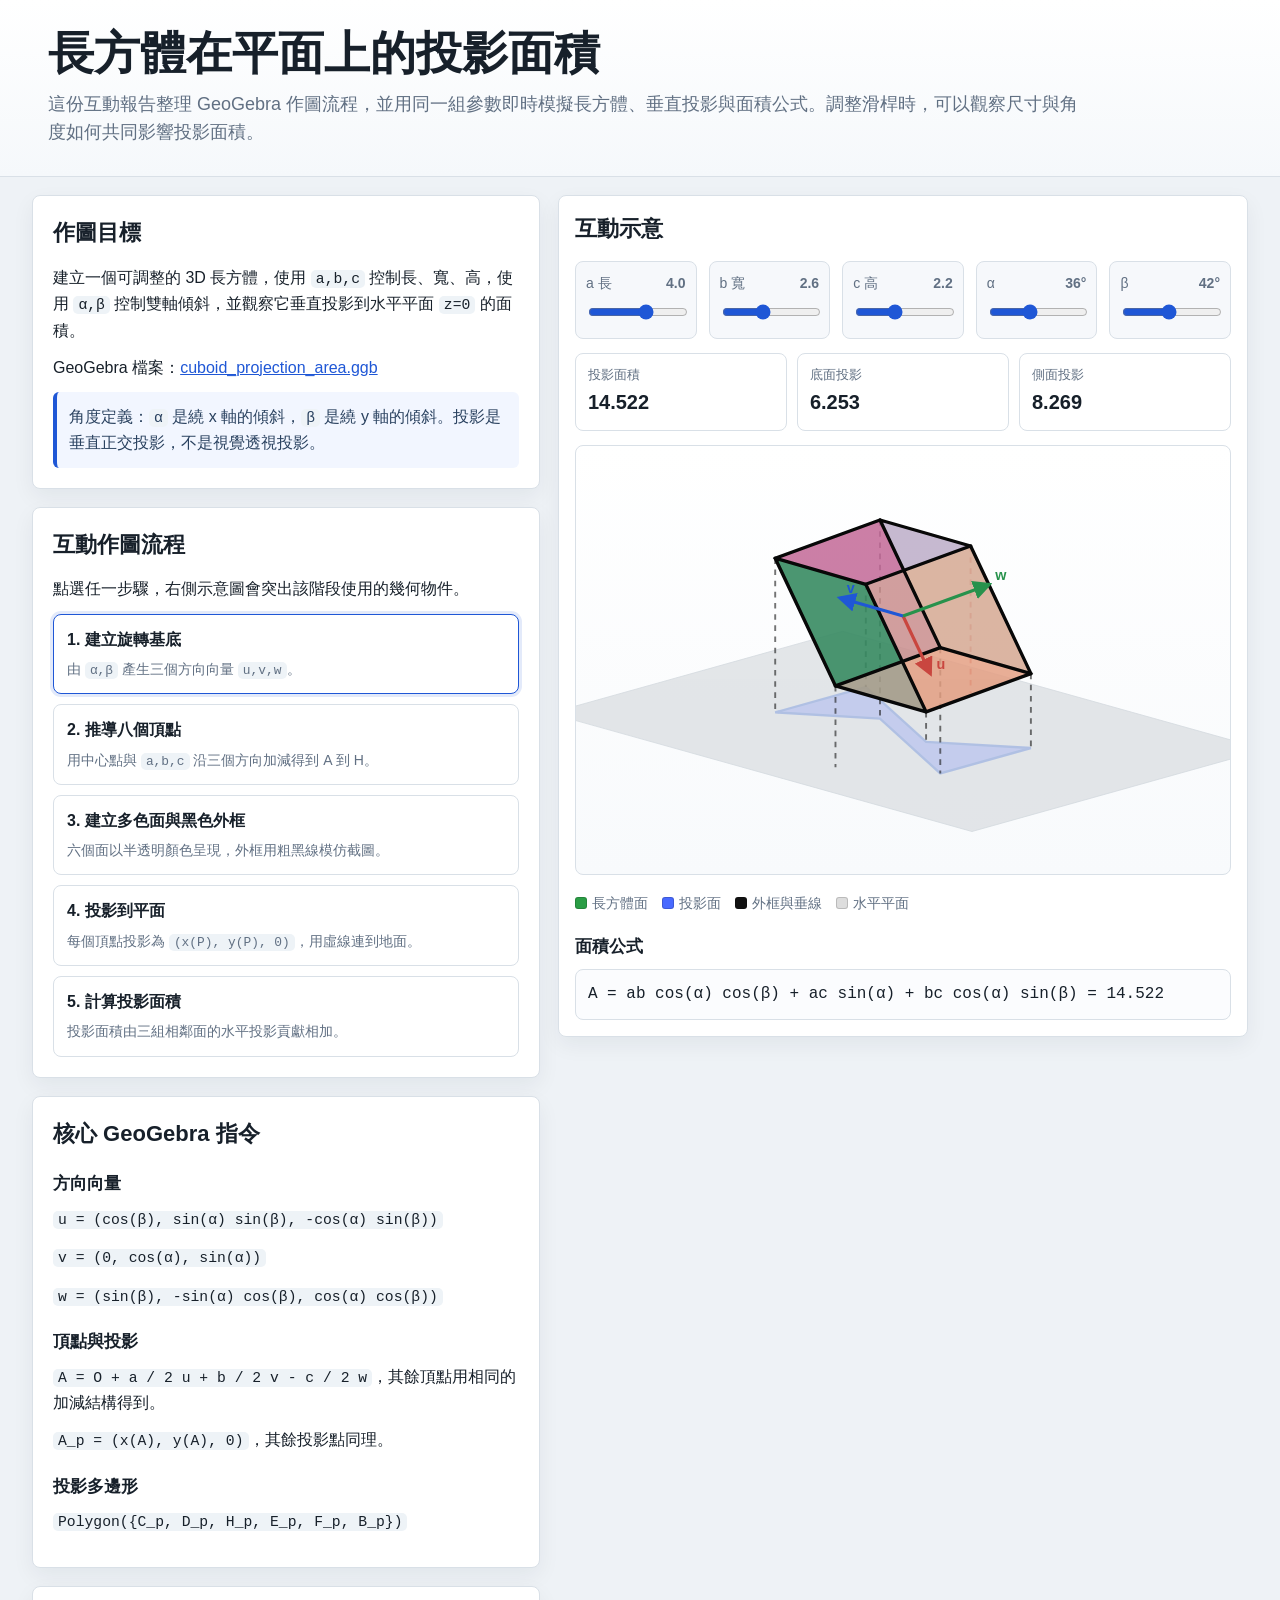
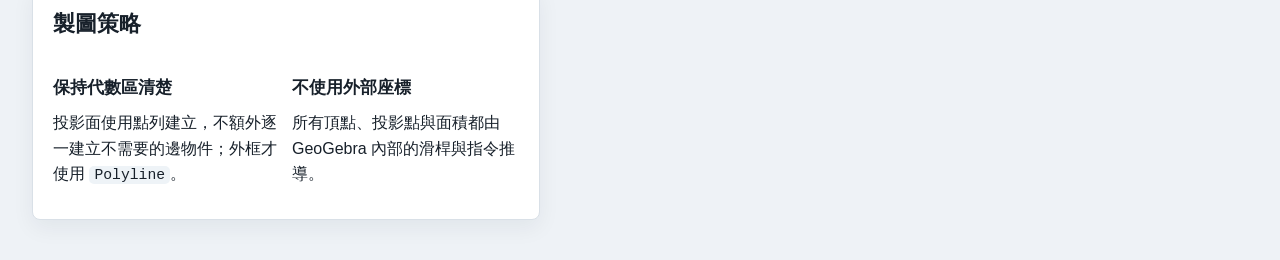
<file: ggb/cuboid_projection_interactive_report.html>
<!doctype html>
<html lang="zh-Hant">
<head>
  <meta charset="utf-8">
  <meta name="viewport" content="width=device-width, initial-scale=1">
  <title>長方體平面投影面積互動報告</title>
  <style>
    :root {
      --ink: #17202a;
      --muted: #617083;
      --line: #d9e0e7;
      --panel: #ffffff;
      --soft: #f6f8fb;
      --blue: #1f57d6;
      --green: #27924c;
      --red: #c9463f;
      --purple: #8b69c9;
    }

    * { box-sizing: border-box; }

    body {
      margin: 0;
      color: var(--ink);
      background: #eef2f6;
      font-family: -apple-system, BlinkMacSystemFont, "Segoe UI", "Noto Sans TC", sans-serif;
      line-height: 1.58;
    }

    header {
      padding: 28px clamp(18px, 4vw, 48px) 18px;
      background: linear-gradient(180deg, #ffffff 0%, #f5f8fb 100%);
      border-bottom: 1px solid var(--line);
    }

    h1 {
      margin: 0 0 10px;
      font-size: clamp(28px, 4vw, 46px);
      line-height: 1.12;
      letter-spacing: 0;
    }

    h2 {
      margin: 0 0 14px;
      font-size: 22px;
      letter-spacing: 0;
    }

    h3 {
      margin: 20px 0 8px;
      font-size: 17px;
      letter-spacing: 0;
    }

    p { margin: 0 0 12px; }

    code {
      padding: 1px 5px;
      border-radius: 5px;
      background: #eef3f7;
      font-family: ui-monospace, SFMono-Regular, Menlo, Consolas, monospace;
      font-size: 0.92em;
    }

    a { color: var(--blue); }

    .summary {
      max-width: 1040px;
      color: var(--muted);
      font-size: 18px;
    }

    .layout {
      display: grid;
      grid-template-columns: minmax(320px, 0.92fr) minmax(440px, 1.25fr);
      gap: 18px;
      padding: 18px clamp(14px, 3vw, 32px) 32px;
      align-items: start;
    }

    section, .visual-panel {
      background: var(--panel);
      border: 1px solid var(--line);
      border-radius: 8px;
      box-shadow: 0 8px 22px rgba(21, 33, 50, 0.06);
    }

    section {
      padding: 20px;
      margin-bottom: 18px;
    }

    .visual-panel {
      position: sticky;
      top: 14px;
      padding: 16px;
    }

    .steps {
      display: grid;
      gap: 10px;
      margin-top: 12px;
    }

    .step {
      width: 100%;
      padding: 12px 13px;
      border: 1px solid var(--line);
      border-radius: 8px;
      background: #fff;
      color: var(--ink);
      text-align: left;
      font: inherit;
      cursor: pointer;
    }

    .step strong { display: block; margin-bottom: 4px; }
    .step span { color: var(--muted); font-size: 14px; }
    .step.active { border-color: var(--blue); box-shadow: 0 0 0 3px rgba(31, 87, 214, 0.12); }

    .controls {
      display: grid;
      grid-template-columns: repeat(5, minmax(92px, 1fr));
      gap: 12px;
      margin-bottom: 14px;
    }

    .control {
      padding: 10px;
      background: var(--soft);
      border: 1px solid var(--line);
      border-radius: 8px;
    }

    .control label {
      display: flex;
      justify-content: space-between;
      gap: 8px;
      font-size: 14px;
      color: var(--muted);
      margin-bottom: 8px;
    }

    input[type="range"] {
      width: 100%;
      accent-color: var(--blue);
    }

    .stats {
      display: grid;
      grid-template-columns: repeat(3, minmax(0, 1fr));
      gap: 10px;
      margin: 12px 0 14px;
    }

    .stat {
      padding: 11px 12px;
      border-radius: 8px;
      border: 1px solid var(--line);
      background: #fff;
    }

    .stat span {
      display: block;
      color: var(--muted);
      font-size: 13px;
      margin-bottom: 2px;
    }

    .stat strong {
      font-size: 20px;
      letter-spacing: 0;
    }

    .viewer {
      width: 100%;
      min-height: 430px;
      border: 1px solid var(--line);
      border-radius: 8px;
      background: linear-gradient(180deg, #ffffff 0%, #f8fafc 100%);
    }

    .formula {
      padding: 12px;
      border: 1px solid var(--line);
      border-radius: 8px;
      background: #fbfcfe;
      overflow-x: auto;
      white-space: nowrap;
      font-family: ui-monospace, SFMono-Regular, Menlo, Consolas, monospace;
    }

    .legend {
      display: flex;
      flex-wrap: wrap;
      gap: 8px 14px;
      color: var(--muted);
      font-size: 14px;
      margin-top: 10px;
    }

    .swatch {
      display: inline-block;
      width: 12px;
      height: 12px;
      border-radius: 3px;
      margin-right: 5px;
      vertical-align: -1px;
      border: 1px solid rgba(0,0,0,0.16);
    }

    .two-col {
      display: grid;
      grid-template-columns: repeat(2, minmax(0, 1fr));
      gap: 12px;
    }

    .note {
      padding: 12px;
      border-left: 4px solid var(--blue);
      background: #f2f6ff;
      border-radius: 6px;
      color: #29415f;
    }

    @media (max-width: 980px) {
      .layout { grid-template-columns: 1fr; }
      .visual-panel { position: static; }
      .controls { grid-template-columns: repeat(2, minmax(0, 1fr)); }
      .stats { grid-template-columns: 1fr; }
      .two-col { grid-template-columns: 1fr; }
    }
  </style>
</head>
<body>
  <header>
    <h1>長方體在平面上的投影面積</h1>
    <p class="summary">這份互動報告整理 GeoGebra 作圖流程，並用同一組參數即時模擬長方體、垂直投影與面積公式。調整滑桿時，可以觀察尺寸與角度如何共同影響投影面積。</p>
  </header>

  <main class="layout">
    <div>
      <section>
        <h2>作圖目標</h2>
        <p>建立一個可調整的 3D 長方體，使用 <code>a,b,c</code> 控制長、寬、高，使用 <code>α,β</code> 控制雙軸傾斜，並觀察它垂直投影到水平平面 <code>z=0</code> 的面積。</p>
        <p>GeoGebra 檔案：<a href="resources/cuboid_projection_area.ggb">cuboid_projection_area.ggb</a></p>
        <div class="note">角度定義：<code>α</code> 是繞 x 軸的傾斜，<code>β</code> 是繞 y 軸的傾斜。投影是垂直正交投影，不是視覺透視投影。</div>
      </section>

      <section>
        <h2>互動作圖流程</h2>
        <p>點選任一步驟，右側示意圖會突出該階段使用的幾何物件。</p>
        <div class="steps">
          <button class="step active" data-step="basis"><strong>1. 建立旋轉基底</strong><span>由 <code>α,β</code> 產生三個方向向量 <code>u,v,w</code>。</span></button>
          <button class="step" data-step="vertices"><strong>2. 推導八個頂點</strong><span>用中心點與 <code>a,b,c</code> 沿三個方向加減得到 A 到 H。</span></button>
          <button class="step" data-step="faces"><strong>3. 建立多色面與黑色外框</strong><span>六個面以半透明顏色呈現，外框用粗黑線模仿截圖。</span></button>
          <button class="step" data-step="projection"><strong>4. 投影到平面</strong><span>每個頂點投影為 <code>(x(P), y(P), 0)</code>，用虛線連到地面。</span></button>
          <button class="step" data-step="area"><strong>5. 計算投影面積</strong><span>投影面積由三組相鄰面的水平投影貢獻相加。</span></button>
        </div>
      </section>

      <section>
        <h2>核心 GeoGebra 指令</h2>
        <h3>方向向量</h3>
        <p><code>u = (cos(β), sin(α) sin(β), -cos(α) sin(β))</code></p>
        <p><code>v = (0, cos(α), sin(α))</code></p>
        <p><code>w = (sin(β), -sin(α) cos(β), cos(α) cos(β))</code></p>
        <h3>頂點與投影</h3>
        <p><code>A = O + a / 2 u + b / 2 v - c / 2 w</code>，其餘頂點用相同的加減結構得到。</p>
        <p><code>A_p = (x(A), y(A), 0)</code>，其餘投影點同理。</p>
        <h3>投影多邊形</h3>
        <p><code>Polygon({C_p, D_p, H_p, E_p, F_p, B_p})</code></p>
      </section>

      <section>
        <h2>製圖策略</h2>
        <div class="two-col">
          <div>
            <h3>保持代數區清楚</h3>
            <p>投影面使用點列建立，不額外逐一建立不需要的邊物件；外框才使用 <code>Polyline</code>。</p>
          </div>
          <div>
            <h3>不使用外部座標</h3>
            <p>所有頂點、投影點與面積都由 GeoGebra 內部的滑桿與指令推導。</p>
          </div>
        </div>
      </section>
    </div>

    <aside class="visual-panel">
      <h2>互動示意</h2>
      <div class="controls">
        <div class="control"><label><span>a 長</span><strong id="aVal"></strong></label><input id="a" type="range" min="1" max="6" step="0.1" value="4"></div>
        <div class="control"><label><span>b 寬</span><strong id="bVal"></strong></label><input id="b" type="range" min="1" max="5" step="0.1" value="2.6"></div>
        <div class="control"><label><span>c 高</span><strong id="cVal"></strong></label><input id="c" type="range" min="0.5" max="5" step="0.1" value="2.2"></div>
        <div class="control"><label><span>α</span><strong id="alphaVal"></strong></label><input id="alpha" type="range" min="0" max="90" step="1" value="36"></div>
        <div class="control"><label><span>β</span><strong id="betaVal"></strong></label><input id="beta" type="range" min="0" max="90" step="1" value="42"></div>
      </div>
      <div class="stats">
        <div class="stat"><span>投影面積</span><strong id="areaVal"></strong></div>
        <div class="stat"><span>底面投影</span><strong id="baseVal"></strong></div>
        <div class="stat"><span>側面投影</span><strong id="sideVal"></strong></div>
      </div>
      <svg class="viewer" id="viewer" viewBox="0 0 820 520" role="img" aria-label="長方體與投影面積互動示意圖"></svg>
      <div class="legend">
        <span><i class="swatch" style="background:#2a9d45"></i>長方體面</span>
        <span><i class="swatch" style="background:#4869ff"></i>投影面</span>
        <span><i class="swatch" style="background:#111"></i>外框與垂線</span>
        <span><i class="swatch" style="background:#ddd"></i>水平平面</span>
      </div>
      <h3>面積公式</h3>
      <div class="formula" id="formula"></div>
    </aside>
  </main>

  <script>
    const svg = document.getElementById("viewer");
    const controls = ["a", "b", "c", "alpha", "beta"].map((id) => document.getElementById(id));
    const active = { step: "basis" };

    document.querySelectorAll(".step").forEach((button) => {
      button.addEventListener("click", () => {
        document.querySelectorAll(".step").forEach((item) => item.classList.remove("active"));
        button.classList.add("active");
        active.step = button.dataset.step;
        render();
      });
    });

    controls.forEach((control) => control.addEventListener("input", render));

    function rad(deg) {
      return deg * Math.PI / 180;
    }

    function add(p, q) {
      return [p[0] + q[0], p[1] + q[1], p[2] + q[2]];
    }

    function scale(s, p) {
      return [s * p[0], s * p[1], s * p[2]];
    }

    function pointString(points) {
      return points.map((p) => `${p[0].toFixed(1)},${p[1].toFixed(1)}`).join(" ");
    }

    function project(p) {
      const s = 54;
      const x = 410 + (p[0] - p[1]) * s;
      const y = 348 + (p[0] + p[1]) * 0.28 * s - p[2] * 0.78 * s;
      return [x, y];
    }

    function el(name, attrs = {}, text = "") {
      const node = document.createElementNS("http://www.w3.org/2000/svg", name);
      Object.entries(attrs).forEach(([key, value]) => node.setAttribute(key, value));
      if (text) node.textContent = text;
      return node;
    }

    function polygon(points, attrs) {
      return el("polygon", { points: pointString(points), ...attrs });
    }

    function polyline(points, attrs) {
      return el("polyline", { points: pointString(points), fill: "none", ...attrs });
    }

    function line(p, q, attrs) {
      return el("line", { x1: p[0], y1: p[1], x2: q[0], y2: q[1], ...attrs });
    }

    function render() {
      const a = Number(document.getElementById("a").value);
      const b = Number(document.getElementById("b").value);
      const c = Number(document.getElementById("c").value);
      const alphaDeg = Number(document.getElementById("alpha").value);
      const betaDeg = Number(document.getElementById("beta").value);
      const alpha = rad(alphaDeg);
      const beta = rad(betaDeg);

      const u = [Math.cos(beta), Math.sin(alpha) * Math.sin(beta), -Math.cos(alpha) * Math.sin(beta)];
      const v = [0, Math.cos(alpha), Math.sin(alpha)];
      const w = [Math.sin(beta), -Math.sin(alpha) * Math.cos(beta), Math.cos(alpha) * Math.cos(beta)];
      const O = [0, 0, c + 1.2];

      const A = add(add(add(O, scale(a / 2, u)), scale(b / 2, v)), scale(-c / 2, w));
      const B = add(add(add(O, scale(-a / 2, u)), scale(b / 2, v)), scale(-c / 2, w));
      const C = add(add(add(O, scale(-a / 2, u)), scale(-b / 2, v)), scale(-c / 2, w));
      const D = add(add(add(O, scale(a / 2, u)), scale(-b / 2, v)), scale(-c / 2, w));
      const E = add(A, scale(c, w));
      const F = add(B, scale(c, w));
      const G = add(C, scale(c, w));
      const H = add(D, scale(c, w));
      const points = { A, B, C, D, E, F, G, H };
      const projected = Object.fromEntries(Object.entries(points).map(([key, value]) => [key, [value[0], value[1], 0]]));

      const areaBase = a * b * Math.cos(alpha) * Math.cos(beta);
      const areaSideA = a * c * Math.sin(alpha);
      const areaSideB = b * c * Math.cos(alpha) * Math.sin(beta);
      const area = areaBase + areaSideA + areaSideB;

      document.getElementById("aVal").textContent = a.toFixed(1);
      document.getElementById("bVal").textContent = b.toFixed(1);
      document.getElementById("cVal").textContent = c.toFixed(1);
      document.getElementById("alphaVal").textContent = `${alphaDeg}°`;
      document.getElementById("betaVal").textContent = `${betaDeg}°`;
      document.getElementById("areaVal").textContent = area.toFixed(3);
      document.getElementById("baseVal").textContent = areaBase.toFixed(3);
      document.getElementById("sideVal").textContent = (areaSideA + areaSideB).toFixed(3);
      document.getElementById("formula").textContent =
        `A = ab cos(α) cos(β) + ac sin(α) + bc cos(α) sin(β) = ${area.toFixed(3)}`;

      svg.replaceChildren();

      const ground = [[-4.8, -3.4, 0], [5.0, -3.4, 0], [5.0, 3.4, 0], [-4.8, 3.4, 0]].map(project);
      svg.appendChild(polygon(ground, { fill: "#d4d8dc", opacity: "0.62", stroke: "#bcc4cc", "stroke-width": "1" }));

      const projectionPoly = ["C", "D", "H", "E", "F", "B"].map((key) => project(projected[key]));
      svg.appendChild(polygon(projectionPoly, {
        fill: active.step === "projection" || active.step === "area" ? "#476bff" : "#6f86ff",
        opacity: active.step === "projection" || active.step === "area" ? "0.45" : "0.25",
        stroke: "#1f57d6",
        "stroke-width": active.step === "projection" || active.step === "area" ? "5" : "3"
      }));

      Object.keys(points).forEach((key) => {
        svg.appendChild(line(project(points[key]), project(projected[key]), {
          stroke: key === "G" ? "#c92822" : "#111",
          "stroke-width": active.step === "projection" ? "3.5" : "2.4",
          "stroke-dasharray": "7 7",
          opacity: active.step === "projection" || active.step === "area" ? "0.95" : "0.58"
        }));
      });

      const faces = [
        { keys: ["A", "B", "C", "D"], fill: "#27924c", opacity: 0.74 },
        { keys: ["E", "F", "G", "H"], fill: "#b7c4df", opacity: 0.68 },
        { keys: ["A", "B", "F", "E"], fill: "#8b69c9", opacity: 0.62 },
        { keys: ["B", "C", "G", "F"], fill: "#d96a86", opacity: 0.62 },
        { keys: ["C", "D", "H", "G"], fill: "#e59d70", opacity: 0.58 },
        { keys: ["D", "A", "E", "H"], fill: "#e2a1a8", opacity: 0.6 }
      ];

      faces
        .map((face) => ({ ...face, depth: face.keys.reduce((sum, key) => sum + points[key][1] - points[key][0] * 0.2, 0) / face.keys.length }))
        .sort((m, n) => n.depth - m.depth)
        .forEach((face) => {
          svg.appendChild(polygon(face.keys.map((key) => project(points[key])), {
            fill: face.fill,
            opacity: active.step === "faces" || active.step === "vertices" ? Math.min(0.86, face.opacity + 0.12) : face.opacity,
            stroke: "#111",
            "stroke-width": active.step === "faces" ? "3" : "2"
          }));
        });

      const edgePaths = [
        ["A", "B", "C", "D", "A"],
        ["E", "F", "G", "H", "E"],
        ["A", "E"], ["B", "F"], ["C", "G"], ["D", "H"]
      ];
      edgePaths.forEach((path) => {
        svg.appendChild(polyline(path.map((key) => project(points[key])), {
          stroke: "#080808",
          "stroke-width": active.step === "faces" ? "5.5" : "4.2",
          "stroke-linejoin": "round",
          "stroke-linecap": "round"
        }));
      });

      if (active.step === "basis") {
        [["u", u, "#c9463f"], ["v", v, "#1f57d6"], ["w", w, "#27924c"]].forEach(([label, vector, color]) => {
          const start = project(O);
          const end = project(add(O, scale(1.8, vector)));
          svg.appendChild(line(start, end, { stroke: color, "stroke-width": "4", "marker-end": `url(#arrow-${label})` }));
          svg.appendChild(el("text", { x: end[0] + 8, y: end[1] - 6, fill: color, "font-size": "18", "font-weight": "700" }, label));
        });
      }

      const defs = el("defs");
      [["u", "#c9463f"], ["v", "#1f57d6"], ["w", "#27924c"]].forEach(([label, color]) => {
        const marker = el("marker", { id: `arrow-${label}`, viewBox: "0 0 10 10", refX: "8", refY: "5", markerWidth: "6", markerHeight: "6", orient: "auto-start-reverse" });
        marker.appendChild(el("path", { d: "M 0 0 L 10 5 L 0 10 z", fill: color }));
        defs.appendChild(marker);
      });
      svg.prepend(defs);

      if (active.step === "vertices") {
        Object.entries(points).forEach(([key, value]) => {
          const p = project(value);
          svg.appendChild(el("circle", { cx: p[0], cy: p[1], r: "6", fill: "#111" }));
          svg.appendChild(el("text", { x: p[0] + 8, y: p[1] - 8, fill: "#555", "font-size": "18", "font-weight": "700" }, key));
        });
      }

      if (active.step === "area") {
        svg.appendChild(el("text", { x: 34, y: 48, fill: "#17202a", "font-size": "22", "font-weight": "700" }, `投影面積 = ${area.toFixed(3)}`));
        svg.appendChild(el("text", { x: 34, y: 78, fill: "#617083", "font-size": "15" }, `底面 ${areaBase.toFixed(3)} + 側面 ${(areaSideA + areaSideB).toFixed(3)}`));
      }
    }

    render();
  </script>
</body>
</html>
</file>
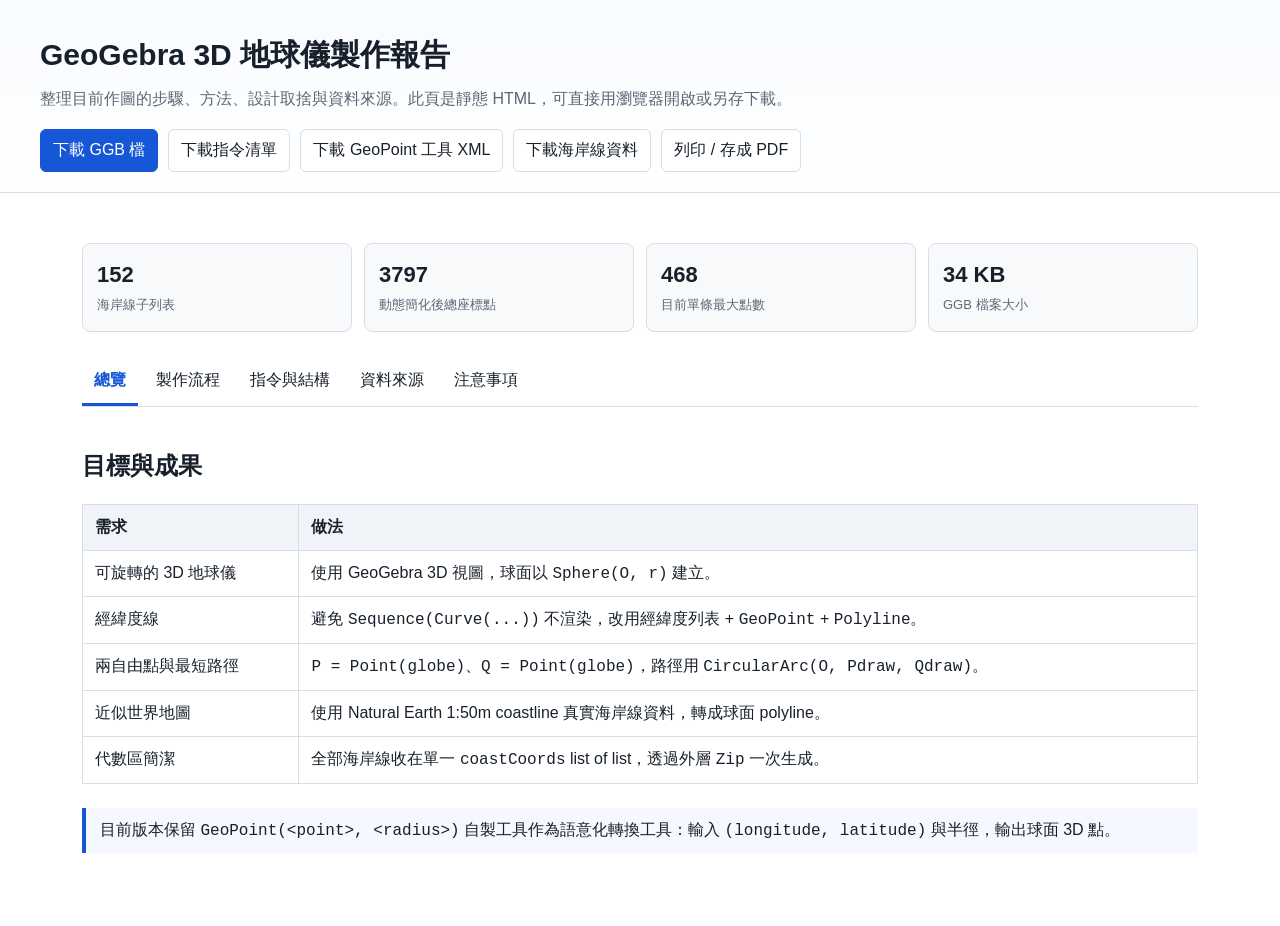
<file: ggb/earth_globe_report.html>
<!doctype html>
<html lang="zh-Hant">
<head>
<meta charset="utf-8">
<meta name="viewport" content="width=device-width, initial-scale=1">
<title>GeoGebra 3D 地球儀製作報告</title>
<style>
:root { --ink:#18212b; --muted:#5d6875; --line:#d8dee6; --blue:#1557d6; --cyan:#dff8fb; --green:#1d6847; --panel:#f7f9fb; --warn:#8a5b00; }
* { box-sizing:border-box; }
body { margin:0; font-family:-apple-system,BlinkMacSystemFont,"Segoe UI","Noto Sans TC",Arial,sans-serif; color:var(--ink); background:#ffffff; line-height:1.55; }
header { padding:32px 40px 20px; border-bottom:1px solid var(--line); background:linear-gradient(180deg,#f8fbff,#fff); }
h1 { margin:0 0 8px; font-size:30px; letter-spacing:0; }
.subtitle { color:var(--muted); max-width:960px; }
main { max-width:1180px; margin:0 auto; padding:28px 32px 64px; }
.actions { display:flex; flex-wrap:wrap; gap:10px; margin-top:18px; }
.actions a, button { border:1px solid var(--line); background:#fff; color:var(--ink); padding:8px 12px; border-radius:6px; text-decoration:none; font:inherit; cursor:pointer; }
.actions a.primary { background:var(--blue); color:#fff; border-color:var(--blue); }
.grid { display:grid; grid-template-columns:repeat(4,minmax(0,1fr)); gap:12px; margin:22px 0; }
.metric { border:1px solid var(--line); border-radius:8px; padding:14px; background:var(--panel); }
.metric b { display:block; font-size:22px; }
.metric span { color:var(--muted); font-size:13px; }
.tabs { display:flex; gap:6px; border-bottom:1px solid var(--line); margin-top:26px; flex-wrap:wrap; }
.tab { border:0; border-bottom:3px solid transparent; border-radius:0; background:transparent; padding:10px 12px; }
.tab.active { border-bottom-color:var(--blue); color:var(--blue); font-weight:700; }
.panel { display:none; padding-top:20px; }
.panel.active { display:block; }
table { border-collapse:collapse; width:100%; margin:12px 0 24px; }
th,td { border:1px solid var(--line); padding:10px 12px; vertical-align:top; }
th { background:#f0f4f8; text-align:left; }
code, pre { font-family:"SFMono-Regular",Consolas,Menlo,monospace; }
pre { background:#0f1720; color:#e8f0f8; padding:14px; border-radius:8px; overflow:auto; font-size:13px; }
details { border:1px solid var(--line); border-radius:8px; padding:12px 14px; margin:10px 0; background:#fff; }
summary { cursor:pointer; font-weight:700; }
.badge { display:inline-block; padding:2px 8px; border-radius:999px; background:var(--cyan); color:#064d58; font-size:12px; font-weight:700; }
.note { border-left:4px solid var(--blue); padding:10px 14px; background:#f5f8ff; margin:14px 0; }
.warn { border-left:4px solid var(--warn); padding:10px 14px; background:#fff8e8; margin:14px 0; }
.flow { display:grid; grid-template-columns:repeat(5,1fr); gap:10px; margin:14px 0 24px; }
.step { border:1px solid var(--line); border-radius:8px; padding:12px; background:#fff; position:relative; min-height:110px; }
.step b { color:var(--blue); }
.small { color:var(--muted); font-size:13px; }
@media (max-width:850px) { .grid,.flow { grid-template-columns:1fr; } main,header { padding-left:18px; padding-right:18px; } }
@media print { .tabs,.actions,button { display:none; } .panel { display:block; } body { font-size:12px; } }
</style>
</head>
<body>
<header>
<h1>GeoGebra 3D 地球儀製作報告</h1>
<div class="subtitle">整理目前作圖的步驟、方法、設計取捨與資料來源。此頁是靜態 HTML，可直接用瀏覽器開啟或另存下載。</div>
<div class="actions">
<a class="primary" href="resources/earth_globe_3d.ggb" download>下載 GGB 檔</a>
<a href="resources/earth_globe_3d_commands.txt" download>下載指令清單</a>
<a href="resources/geogebra_macro.xml" download>下載 GeoPoint 工具 XML</a>
<a href="resources/ne_50m_coastline.geojson" download>下載海岸線資料</a>
<button onclick="window.print()">列印 / 存成 PDF</button>
</div>
</header>
<main>
<section class="grid">
<div class="metric"><b>152</b><span>海岸線子列表</span></div>
<div class="metric"><b>3797</b><span>動態簡化後總座標點</span></div>
<div class="metric"><b>468</b><span>目前單條最大點數</span></div>
<div class="metric"><b>34 KB</b><span>GGB 檔案大小</span></div>
</section>
<div class="tabs" role="tablist">
<button class="tab active" data-tab="overview">總覽</button>
<button class="tab" data-tab="steps">製作流程</button>
<button class="tab" data-tab="commands">指令與結構</button>
<button class="tab" data-tab="data">資料來源</button>
<button class="tab" data-tab="notes">注意事項</button>
</div>
<section id="overview" class="panel active">
<h2>目標與成果</h2>
<table>
<tr><th>需求</th><th>做法</th></tr>
<tr><td>可旋轉的 3D 地球儀</td><td>使用 GeoGebra 3D 視圖，球面以 <code>Sphere(O, r)</code> 建立。</td></tr>
<tr><td>經緯度線</td><td>避免 <code>Sequence(Curve(...))</code> 不渲染，改用經緯度列表 + <code>GeoPoint</code> + <code>Polyline</code>。</td></tr>
<tr><td>兩自由點與最短路徑</td><td><code>P = Point(globe)</code>、<code>Q = Point(globe)</code>，路徑用 <code>CircularArc(O, Pdraw, Qdraw)</code>。</td></tr>
<tr><td>近似世界地圖</td><td>使用 Natural Earth 1:50m coastline 真實海岸線資料，轉成球面 polyline。</td></tr>
<tr><td>代數區簡潔</td><td>全部海岸線收在單一 <code>coastCoords</code> list of list，透過外層 <code>Zip</code> 一次生成。</td></tr>
</table>
<div class="note">目前版本保留 <code>GeoPoint(&lt;point&gt;, &lt;radius&gt;)</code> 自製工具作為語意化轉換工具：輸入 <code>(longitude, latitude)</code> 與半徑，輸出球面 3D 點。</div>
</section>
<section id="steps" class="panel">
<h2>製作流程</h2>
<div class="flow">
<div class="step"><b>1. 建立球面</b><p>定義 <code>r</code>、<code>drawR</code>、球心 <code>O</code> 與 <code>globe = Sphere(O, r)</code>。</p></div>
<div class="step"><b>2. 建立 GeoPoint</b><p>把經緯度點轉為球面 3D 點，避免主構圖中反覆展開三角公式。</p></div>
<div class="step"><b>3. 處理海岸線</b><p>讀入 Natural Earth 50m coastline，切開日期變更線，做 Douglas-Peucker 簡化。</p></div>
<div class="step"><b>4. 批次繪圖</b><p>用 <code>coastCoords</code> 保存所有海岸線，再用 <code>Zip</code> 一次生成全部 polyline。</p></div>
<div class="step"><b>5. 修正可見性</b><p>線條繪在 <code>drawR</code> 外層；經緯線也改用 <code>Polyline</code>，避免 3D Curve list 不顯示。</p></div>
</div>
<table>
<tr><th>處理項目</th><th>方法</th><th>理由</th></tr>
<tr><td>點數分配</td><td>依海岸線長度動態分配</td><td>大洲輪廓保留較多細節，小島避免過度細緻。</td></tr>
<tr><td>視圖設定</td><td>開啟 Algebra + 3D Graphics</td><td>GeoGebra 檔案開啟時直接可見繪圖區。</td></tr>
<tr><td>最短距離</td><td><code>theta = Angle(P, O, Q)</code>，真實距離可用 <code>6371 * theta</code></td><td>優先使用 GeoGebra 原生命令，避免手寫 dot product。</td></tr>
</table>
</section>
<section id="commands" class="panel">
<h2>核心指令</h2>
<details open><summary>目前核心指令節錄</summary><pre>r = 3.5
drawR = r * 1.04
globe = Sphere(O, r)
latitudeCoords = Sequence(Sequence((lambda, phi), lambda, -180, 180, 10), phi, -latMax, latMax, latStep)
longitudeCoords = Sequence(Sequence((lambda, phi), phi, -90, 90, 10), lambda, -180, 165, lonStep)
latitudeLines = Zip(Polyline(Zip(GeoPoint(C, drawR), C, coords)), coords, latitudeCoords)
longitudeLines = Zip(Polyline(Zip(GeoPoint(C, drawR), C, coords)), coords, longitudeCoords)
coastCoords = {{(180, 68.9834), (170.161, 69.6266), (170.538, 68.8254), (166.82, 69.4996), (161.566, 68.9052), (160.911, 69.6063), (159.912, 70.5061), (152.509, 70.8345), (150.668, 71.4552), (150.017, 71.8957), (145.189, 71.6958), (145.759, 72.2259), (146.832, 72.2954), (144.169, 72.2588), (141.079, 72.5869), (139.359, 71.9514), (137.918, 71.3841), (137.94, 71.1334), (132.654, 71.926), (128.843, 71.6635), (129.21, 71.9169), (129.284, 72.092), (129.25, 72.7052), (124.541, 73.7513), (123.622, 73.1 ... }
coastlines = Zip(Polyline(Zip(GeoPoint(C, drawR), C, coords)), coords, coastCoords)
theta = Angle(P, O, Q)
greatCirclePath = CircularArc(O, Pdraw, Qdraw)
d_{PQ} = r * theta</pre></details>
<table>
<tr><th>物件</th><th>意義</th></tr>
<tr><td><code>coastCoords</code></td><td>所有海岸線的 list of list，每個子列表是一條海岸線的經緯度點。</td></tr>
<tr><td><code>coastlines</code></td><td>外層 <code>Zip</code> 逐條取出海岸線，內層 <code>Zip</code> 將經緯度轉成球面點，再以 <code>Polyline</code> 繪製。</td></tr>
<tr><td><code>latitudeLines</code> / <code>longitudeLines</code></td><td>以同樣的列表轉換方式建立，避開 <code>Curve</code> list 渲染問題。</td></tr>
<tr><td><code>greatCirclePath</code></td><td>使用 <code>CircularArc</code> 表示兩點間的大圓弧。</td></tr>
</table>
<details><summary>GeoPoint 的數學意義</summary><p>若 <code>C=(longitude, latitude)</code>，半徑為 <code>drawR</code>，則轉換為：</p><pre>X = drawR cos(latitude) cos(longitude)
Y = drawR cos(latitude) sin(longitude)
Z = drawR sin(latitude)</pre><p>角度會乘上 <code>pi / 180</code> 轉成弧度。</p></details>
</section>
<section id="data" class="panel">
<h2>參考資料與來源</h2>
<table>
<tr><th>資料</th><th>用途</th><th>來源</th></tr>
<tr><td>Natural Earth 1:50m Physical Vectors - Coastline</td><td>世界海岸線與主要島嶼輪廓</td><td><a href="https://www.naturalearthdata.com/downloads/50m-physical-vectors/">Natural Earth 1:50m Physical Vectors</a></td></tr>
<tr><td>Natural Earth Terms of Use</td><td>確認資料授權</td><td><a href="https://www.naturalearthdata.com/about/terms-of-use">Natural Earth Terms of Use</a></td></tr>
<tr><td>QuickMapTools Coastline 說明</td><td>確認 coastline dataset 屬性與尺度</td><td><a href="https://www.quickmaptools.com/download-natural-earth/coastline">QuickMapTools Coastline</a></td></tr>
</table>
<p class="small">Natural Earth 官方條款頁說明其 raster 與 vector map data 為 public domain；QuickMapTools 的 coastline 頁面也描述 coastline dataset 是 Natural Earth/NACIS 維護的 public domain vector layer。</p>
</section>
<section id="notes" class="panel">
<h2>注意事項與踩坑紀錄</h2>
<div class="warn"><b>3D 視圖 ID：</b>本機 GeoGebra Classic 開檔時，需使用可見的 3D Graphics View 設定；錯誤的 view id 會開成設定面板或空白區域。</div>
<div class="warn"><b>Curve list 問題：</b><code>Sequence(Curve(...))</code> 的代數物件可能存在但 3D 視圖不渲染。因此經緯線改用 <code>Polyline</code>。</div>
<div class="warn"><b>線條半徑：</b>海岸線、經緯線與最短路徑畫在 <code>drawR</code>，略大於球半徑 <code>r</code>，避免被半透明球面遮住。</div>
<div class="note"><b>後續可調參數：</b><code>SIMPLIFY_EPSILON_DEGREES</code> 控制海岸線簡化程度；動態點數預算控制大洲與小島細節分配。</div>
</section>
</main>
<script>
for (const tab of document.querySelectorAll('.tab')) {
  tab.addEventListener('click', () => {
    document.querySelectorAll('.tab').forEach(t => t.classList.remove('active'));
    document.querySelectorAll('.panel').forEach(p => p.classList.remove('active'));
    tab.classList.add('active');
    document.getElementById(tab.dataset.tab).classList.add('active');
  });
}
</script>
</body>
</html>
</file>
<file: css/style.css>
:root {
  color-scheme: dark;
  --bg: #10131c;
  --surface: #171b27;
  --surface-strong: #202638;
  --text: #f4f7fb;
  --muted: #aab4c3;
  --line: rgba(255, 255, 255, 0.13);
  --accent: #f05f57;
  --accent-2: #5dd6c9;
  --shadow: 0 28px 80px rgba(0, 0, 0, 0.34);
}

*,
*::before,
*::after {
  box-sizing: border-box;
}

body {
  min-height: 100vh;
  margin: 0;
  font-family: -apple-system, BlinkMacSystemFont, "Noto Sans TC", "Segoe UI", sans-serif;
  color: var(--text);
  background:
    radial-gradient(circle at 12% 18%, var(--glow-a, rgba(93, 214, 201, 0.22)), transparent 30%),
    radial-gradient(circle at 82% 8%, var(--glow-b, rgba(240, 95, 87, 0.18)), transparent 28%),
    var(--bg);
  line-height: 1.7;
}

a {
  color: inherit;
}

button {
  font: inherit;
}

.site-header,
main {
  width: min(1120px, calc(100% - 40px));
  margin: 0 auto;
}

.topbar {
  display: flex;
  align-items: center;
  justify-content: space-between;
  gap: 20px;
  padding: 24px 0;
}

.brand {
  display: inline-flex;
  align-items: center;
  gap: 10px;
  min-width: max-content;
  text-decoration: none;
  font-weight: 700;
}

.brand-mark {
  width: 14px;
  height: 14px;
  border: 3px solid var(--accent);
  border-radius: 50%;
  box-shadow: 10px 0 0 var(--accent-2);
}

.theme-switcher {
  display: flex;
  flex-wrap: wrap;
  justify-content: flex-end;
  gap: 8px;
}

.theme-button {
  min-height: 38px;
  border: 1px solid var(--line);
  border-radius: 999px;
  padding: 7px 14px;
  color: var(--muted);
  background: color-mix(in srgb, var(--surface) 82%, transparent);
  cursor: pointer;
  transition: background 180ms ease, border-color 180ms ease, color 180ms ease, transform 180ms ease;
}

.theme-button:hover,
.theme-button:focus-visible {
  transform: translateY(-1px);
  border-color: color-mix(in srgb, var(--accent) 62%, var(--line));
  color: var(--text);
}

.theme-button[aria-pressed="true"] {
  border-color: transparent;
  color: var(--button-text, #111827);
  background: linear-gradient(135deg, var(--accent), var(--accent-2));
}

.hero {
  display: grid;
  grid-template-columns: minmax(0, 1.1fr) minmax(260px, 0.9fr);
  gap: 34px;
  align-items: center;
  min-height: 430px;
  padding: 56px;
  border: 1px solid var(--line);
  border-radius: 8px;
  background:
    linear-gradient(135deg, color-mix(in srgb, var(--surface-strong) 92%, transparent), color-mix(in srgb, var(--surface) 86%, transparent)),
    var(--surface);
  box-shadow: var(--shadow);
  overflow: hidden;
}

.eyebrow {
  margin: 0 0 12px;
  color: var(--accent-2);
  font-size: 0.78rem;
  font-weight: 800;
  letter-spacing: 0.12em;
  text-transform: uppercase;
}

h1,
h2,
h3,
p {
  margin-top: 0;
}

h1 {
  max-width: 9em;
  margin-bottom: 18px;
  font-size: clamp(2.6rem, 7vw, 5.7rem);
  line-height: 1.02;
  letter-spacing: 0;
}

.hero-text {
  max-width: 620px;
  margin-bottom: 0;
  color: var(--muted);
  font-size: 1.08rem;
}

.hero-art {
  position: relative;
  aspect-ratio: 1;
  min-height: 260px;
  border: 1px solid var(--line);
  border-radius: 8px;
  background:
    linear-gradient(var(--line) 1px, transparent 1px),
    linear-gradient(90deg, var(--line) 1px, transparent 1px);
  background-size: 38px 38px;
}

.axis {
  position: absolute;
  background: linear-gradient(90deg, transparent, var(--accent), var(--accent-2), transparent);
  opacity: 0.9;
}

.axis-x {
  left: 10%;
  right: 10%;
  top: 48%;
  height: 2px;
}

.axis-y {
  top: 10%;
  bottom: 10%;
  left: 52%;
  width: 2px;
  transform: rotate(90deg);
}

.node {
  position: absolute;
  width: 24px;
  height: 24px;
  border: 5px solid var(--accent-2);
  border-radius: 50%;
  background: var(--surface);
  box-shadow: 0 0 0 10px color-mix(in srgb, var(--accent-2) 16%, transparent);
}

.node-a {
  top: 22%;
  left: 24%;
}

.node-b {
  top: 43%;
  right: 19%;
  border-color: var(--accent);
  box-shadow: 0 0 0 10px color-mix(in srgb, var(--accent) 16%, transparent);
}

.node-c {
  bottom: 21%;
  left: 44%;
}

.portfolio-section {
  padding: 56px 0 72px;
}

.section-heading {
  margin-bottom: 22px;
}

h2 {
  margin-bottom: 0;
  font-size: clamp(1.8rem, 4vw, 2.6rem);
  line-height: 1.18;
  letter-spacing: 0;
}

.work-grid {
  display: grid;
  grid-template-columns: repeat(2, minmax(0, 1fr));
  gap: 18px;
}

.work-card {
  display: flex;
  flex-direction: column;
  min-height: 260px;
  padding: 26px;
  border: 1px solid var(--line);
  border-radius: 8px;
  text-decoration: none;
  background: color-mix(in srgb, var(--surface) 94%, transparent);
  box-shadow: 0 18px 45px rgba(0, 0, 0, 0.18);
  transition: transform 180ms ease, border-color 180ms ease, background 180ms ease;
}

.work-card:hover,
.work-card:focus-visible {
  transform: translateY(-4px);
  border-color: color-mix(in srgb, var(--accent) 68%, var(--line));
  background: color-mix(in srgb, var(--surface-strong) 92%, transparent);
  outline: none;
}

.card-kicker {
  width: max-content;
  max-width: 100%;
  margin-bottom: 18px;
  border-radius: 999px;
  padding: 5px 10px;
  color: var(--button-text, #111827);
  background: linear-gradient(135deg, var(--accent), var(--accent-2));
  font-size: 0.76rem;
  font-weight: 800;
}

.work-card h3 {
  margin-bottom: 12px;
  font-size: 1.32rem;
  line-height: 1.35;
  letter-spacing: 0;
}

.work-card p {
  margin-bottom: 24px;
  color: var(--muted);
}

.card-footer {
  margin-top: auto;
  color: var(--accent-2);
  font-weight: 800;
}

body[data-theme="light"] {
  color-scheme: light;
  --bg: #f6f7f9;
  --surface: #ffffff;
  --surface-strong: #eef2f6;
  --text: #152033;
  --muted: #5f6d7e;
  --line: rgba(21, 32, 51, 0.12);
  --accent: #c83748;
  --accent-2: #2563eb;
  --glow-a: rgba(37, 99, 235, 0.12);
  --glow-b: rgba(200, 55, 72, 0.1);
  --button-text: #ffffff;
  --shadow: 0 24px 70px rgba(35, 45, 62, 0.13);
}

body[data-theme="geo"] {
  color-scheme: light;
  --bg: #fbf7ef;
  --surface: #fffdf8;
  --surface-strong: #f3ead9;
  --text: #1f2a37;
  --muted: #667085;
  --line: rgba(31, 42, 55, 0.14);
  --accent: #e4523d;
  --accent-2: #159a88;
  --glow-a: rgba(21, 154, 136, 0.2);
  --glow-b: rgba(228, 82, 61, 0.16);
  --button-text: #ffffff;
  --shadow: 0 24px 72px rgba(72, 58, 30, 0.14);
}

body[data-theme="geo"] .hero-art {
  background:
    linear-gradient(30deg, transparent 47%, color-mix(in srgb, var(--accent) 24%, transparent) 48%, transparent 50%),
    linear-gradient(150deg, transparent 47%, color-mix(in srgb, var(--accent-2) 24%, transparent) 48%, transparent 50%),
    linear-gradient(var(--line) 1px, transparent 1px),
    linear-gradient(90deg, var(--line) 1px, transparent 1px);
  background-size: 86px 86px, 86px 86px, 34px 34px, 34px 34px;
}

@media (max-width: 780px) {
  .site-header,
  main {
    width: min(100% - 28px, 1120px);
  }

  .topbar {
    align-items: flex-start;
    flex-direction: column;
  }

  .theme-switcher {
    justify-content: flex-start;
    width: 100%;
  }

  .theme-button {
    flex: 1 1 auto;
  }

  .hero {
    grid-template-columns: 1fr;
    min-height: 0;
    padding: 32px 22px;
  }

  .hero-art {
    min-height: 210px;
  }

  .work-grid {
    grid-template-columns: 1fr;
  }
}

@media (max-width: 430px) {
  .theme-button {
    width: 100%;
  }

  h1 {
    font-size: 2.45rem;
  }

  .work-card {
    min-height: 230px;
    padding: 22px;
  }
}
</file>
